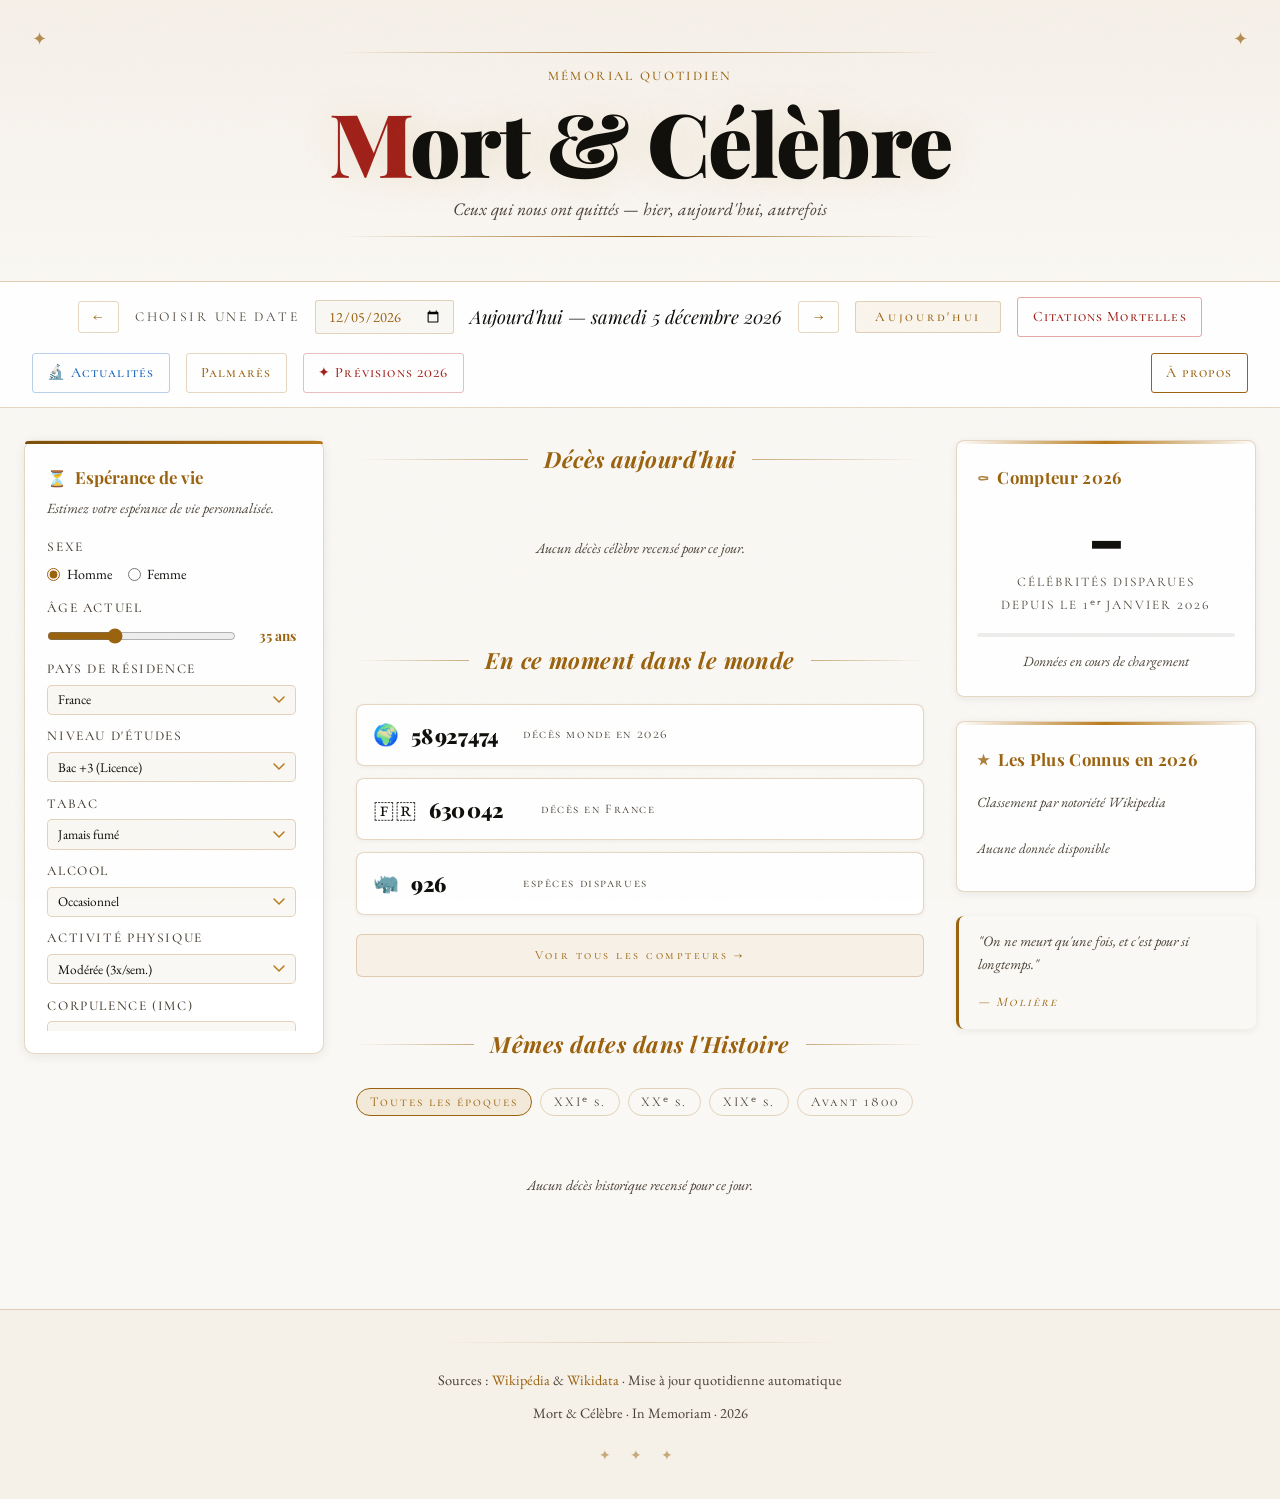
<file: index.html>
<!DOCTYPE html>
<html lang="fr">
<head>
  <meta name="google-adsense-account" content="ca-pub-5509319064903881">
  <meta charset="UTF-8" />
  <meta name="viewport" content="width=device-width, initial-scale=1.0" />
  <title>Mort &amp; Célèbre</title>
  <link rel="preconnect" href="https://fonts.googleapis.com" />
  <link rel="preconnect" href="https://fonts.gstatic.com" crossorigin />
  <link href="https://fonts.googleapis.com/css2?family=Playfair+Display:ital,wght@0,400;0,700;0,900;1,400;1,700&family=EB+Garamond:ital,wght@0,400;0,500;1,400&family=Cormorant+SC:wght@300;400;600&display=swap" rel="stylesheet" />
  <link rel="stylesheet" href="style.css" />
  <script async src="https://pagead2.googlesyndication.com/pagead/js/adsbygoogle.js?client=ca-pub-5509319064903881"
     crossorigin="anonymous"></script>
</head>
<body>

  <!-- Background texture -->
  <div class="noise-overlay"></div>

  <!-- HEADER -->
  <header class="site-header">
    <div class="header-ornament top-left">✦</div>
    <div class="header-ornament top-right">✦</div>
    <div class="header-rule"></div>
    <div class="header-inner">
      <p class="header-kicker">Mémorial Quotidien</p>
      <h1 class="site-title">Mort &amp; Célèbre</h1>
      <p class="header-sub">Ceux qui nous ont quittés — hier, aujourd'hui, autrefois</p>
    </div>
    <div class="header-rule"></div>
  </header>

  <!-- DATE SELECTOR BAR -->
  <nav class="date-nav">
    <div class="date-nav-inner">
      <button class="nav-btn" id="btn-prev" title="Jour précédent">&#8592;</button>
      <div class="date-display">
        <label for="date-picker" class="date-label">Choisir une date</label>
        <input type="date" id="date-picker" class="date-picker" />
        <span class="date-text" id="date-text"></span>
      </div>
      <button class="nav-btn" id="btn-next" title="Jour suivant">&#8594;</button>
      <button class="nav-btn today-btn" id="btn-today">Aujourd'hui</button>
      <a href="citations.html" class="nav-btn citations-btn">Citations Mortelles</a>
      <a href="actualites.html" class="nav-btn" style="border-color:rgba(21,101,192,0.3);color:#1565c0">🔬 Actualités</a>
      <a href="palmares.html" class="nav-btn palmares-btn">Palmarès</a>
      <a href="previsions.html" class="nav-btn" style="color:var(--red-death);border-color:rgba(184,42,34,0.3)">✦ Prévisions 2026</a>
      <a href="a-propos.html" class="nav-btn about-btn">À propos</a>
    </div>
  </nav>

  <!-- MAIN LAYOUT -->
  <main class="main-layout">

    <!-- CALCULATEUR D'ESPÉRANCE DE VIE (colonne gauche) -->
    <aside class="calc-sidebar">
      <div class="calc-card">
        <div class="calc-title"><span class="calc-title-icon">⏳</span> Espérance de vie</div>
        <p class="calc-subtitle">Estimez votre espérance de vie personnalisée.</p>
        <div class="calc-form">
          <div class="calc-field">
            <label class="calc-label">Sexe</label>
            <div class="calc-radio-group">
              <label class="calc-radio"><input type="radio" name="sexe" value="H" checked> Homme</label>
              <label class="calc-radio"><input type="radio" name="sexe" value="F"> Femme</label>
            </div>
          </div>
          <div class="calc-field">
            <label class="calc-label" for="age">Âge actuel</label>
            <div class="calc-range-wrap">
              <input type="range" id="age" min="1" max="100" value="35" oninput="syncRange(this,'age-val')" class="calc-range">
              <span class="calc-range-val" id="age-val">35 ans</span>
            </div>
          </div>
          <div class="calc-field">
            <label class="calc-label" for="pays">Pays de résidence</label>
            <select id="pays" class="calc-select">
              <option value="france">France</option>
              <option value="belgique">Belgique</option>
              <option value="suisse">Suisse</option>
              <option value="canada">Canada</option>
              <option value="usa">États-Unis</option>
              <option value="japon">Japon</option>
              <option value="allemagne">Allemagne</option>
              <option value="uk">Royaume-Uni</option>
              <option value="italie">Italie</option>
              <option value="espagne">Espagne</option>
              <option value="maroc">Maroc</option>
              <option value="algerie">Algérie</option>
              <option value="russie">Russie</option>
              <option value="bresil">Brésil</option>
              <option value="inde">Inde</option>
              <option value="autre">Autre pays</option>
            </select>
          </div>
          <div class="calc-field">
            <label class="calc-label" for="education">Niveau d'études</label>
            <select id="education" class="calc-select">
              <option value="primaire">Primaire / Sans diplôme</option>
              <option value="brevet">Brevet</option>
              <option value="bac">Baccalauréat</option>
              <option value="bac2">Bac +2</option>
              <option value="bac3" selected>Bac +3 (Licence)</option>
              <option value="bac5">Bac +5 (Master)</option>
              <option value="doctorat">Doctorat</option>
            </select>
          </div>
          <div class="calc-field">
            <label class="calc-label" for="tabac">Tabac</label>
            <select id="tabac" class="calc-select">
              <option value="jamais" selected>Jamais fumé</option>
              <option value="ancien">Ancien fumeur (&gt; 5 ans d'arrêt)</option>
              <option value="leger">Fumeur léger (&lt; 10 cig/j)</option>
              <option value="moyen">Fumeur modéré (10–20 cig/j)</option>
              <option value="fort">Fumeur intensif (&gt; 20 cig/j)</option>
            </select>
          </div>
          <div class="calc-field">
            <label class="calc-label" for="alcool">Alcool</label>
            <select id="alcool" class="calc-select">
              <option value="jamais">Jamais</option>
              <option value="occasionnel" selected>Occasionnel</option>
              <option value="modere">Modéré (1–14 verres/sem.)</option>
              <option value="excessif">Excessif (&gt; 14 verres/sem.)</option>
            </select>
          </div>
          <div class="calc-field">
            <label class="calc-label" for="activite">Activité physique</label>
            <select id="activite" class="calc-select">
              <option value="sedentaire">Sédentaire</option>
              <option value="leger">Légère (1–2x/sem.)</option>
              <option value="modere" selected>Modérée (3x/sem.)</option>
              <option value="intense">Intensive (quotidien)</option>
            </select>
          </div>
          <div class="calc-field">
            <label class="calc-label" for="imc">Corpulence (IMC)</label>
            <select id="imc" class="calc-select">
              <option value="maigreur">Maigreur (&lt; 18,5)</option>
              <option value="normal" selected>Normal (18,5–25)</option>
              <option value="surpoids">Surpoids (25–30)</option>
              <option value="obese1">Obésité modérée (30–35)</option>
              <option value="obese2">Obésité sévère (&gt; 35)</option>
            </select>
          </div>
          <div class="calc-field">
            <label class="calc-label" for="stress">Stress chronique</label>
            <select id="stress" class="calc-select">
              <option value="faible" selected>Faible</option>
              <option value="moyen">Moyen</option>
              <option value="eleve">Élevé</option>
              <option value="tres_eleve">Très élevé</option>
            </select>
          </div>
          <div class="calc-field">
            <label class="calc-label" for="alimentation">Alimentation</label>
            <select id="alimentation" class="calc-select">
              <option value="mauvaise">Mauvaise (ultra-transformé)</option>
              <option value="moyenne" selected>Moyenne</option>
              <option value="bonne">Bonne (équilibrée)</option>
              <option value="excellente">Excellente (méditerranéenne)</option>
            </select>
          </div>
          <div class="calc-field">
            <label class="calc-label" for="sommeil">Sommeil moyen</label>
            <select id="sommeil" class="calc-select">
              <option value="insuffisant">Insuffisant (&lt; 6h)</option>
              <option value="correct" selected>Correct (6–8h)</option>
              <option value="optimal">Optimal (7–9h)</option>
              <option value="excessif">Excessif (&gt; 9h)</option>
            </select>
          </div>
          <div class="calc-field">
            <label class="calc-label" for="lien_social">Liens sociaux</label>
            <select id="lien_social" class="calc-select">
              <option value="isole">Isolé(e)</option>
              <option value="modere" selected>Modérés</option>
              <option value="fort">Forts</option>
            </select>
          </div>
          <div class="calc-field">
            <label class="calc-label" for="antecedents">Antécédents familiaux</label>
            <select id="antecedents" class="calc-select">
              <option value="aucun" selected>Aucun</option>
              <option value="cardio">Maladies cardiovasculaires</option>
              <option value="cancer">Cancers</option>
              <option value="diabete">Diabète</option>
              <option value="multiple">Plusieurs antécédents</option>
            </select>
          </div>
          <button class="calc-btn" onclick="calculerEsperance()">Calculer</button>
        </div>
        <div class="calc-result hidden" id="calc-result">
          <div class="result-age-wrap">
            <div class="result-label">Espérance de vie estimée</div>
            <div class="result-age" id="result-age">–</div>
            <div class="result-annees" id="result-annees">–</div>
          </div>
          <div class="result-bars" id="result-bars"></div>
          <div class="result-disclaimer">⚠️ Estimation statistique. Ne constitue pas un avis médical. Sources : OMS, INSEE, PNAS, The Lancet.</div>
        </div>
      </div>
    </aside>

    <!-- LEFT / CENTER COLUMN -->
    <section class="deaths-column">

      <!-- TODAY SECTION -->
      <div class="section-block" id="section-today">
        <div class="section-header">
          <div class="section-rule"></div>
          <h2 class="section-title" id="today-title">Décès aujourd'hui</h2>
          <div class="section-rule"></div>
        </div>
        <div class="loading-state" id="loading-today">
          <div class="coffin-spinner"></div>
          <p>Consultation des registres…</p>
        </div>
        <div class="cards-grid" id="cards-today"></div>
        <p class="empty-state hidden" id="empty-today">Aucun décès célèbre recensé pour ce jour.</p>
         <script>(adsbygoogle = window.adsbygoogle || []).push({});</script>
      </div>

     <!-- COMPTEURS TEMPS RÉEL -->
<div class="section-block">
  <div class="section-header">
    <div class="section-rule"></div>
    <h2 class="section-title">En ce moment dans le monde</h2>
    <div class="section-rule"></div>
  </div>
  <div class="mini-compteurs">
    <div class="mini-c" id="mc-world">
      <span class="mini-c-icon">🌍</span>
      <span class="mini-c-val" id="mc-world-val">0</span>
      <span class="mini-c-label">décès monde en 2026</span>
    </div>
    <div class="mini-c" id="mc-france">
      <span class="mini-c-icon">🇫🇷</span>
      <span class="mini-c-val" id="mc-france-val">0</span>
      <span class="mini-c-label">décès en France</span>
    </div>
    <div class="mini-c" id="mc-species">
      <span class="mini-c-icon">🦏</span>
      <span class="mini-c-val" id="mc-species-val">0</span>
      <span class="mini-c-label">espèces disparues</span>
    </div>
  </div>
  <a href="compteurs.html" class="compteurs-link-btn">
    Voir tous les compteurs →
  </a>
</div>
      <!-- HISTORICAL SECTION -->
      <div class="section-block" id="section-history">
        <div class="section-header">
          <div class="section-rule"></div>
          <h2 class="section-title">Mêmes dates dans l'Histoire</h2>
          <div class="section-rule"></div>
        </div>
        <div class="year-filter" id="year-filter">
          <button class="year-btn active" data-century="all">Toutes les époques</button>
          <button class="year-btn" data-century="21">XXIᵉ s.</button>
          <button class="year-btn" data-century="20">XXᵉ s.</button>
          <button class="year-btn" data-century="19">XIXᵉ s.</button>
          <button class="year-btn" data-century="old">Avant 1800</button>
        </div>
        <div class="loading-state hidden" id="loading-history">
          <div class="coffin-spinner"></div>
          <p>Fouille des archives…</p>
        </div>
        <div class="timeline-list" id="timeline-history"></div>
        <p class="empty-state hidden" id="empty-history">Aucun décès historique recensé pour ce jour.</p>
      </div>

    </section>

  
    
    <aside class="sidebar">

      <!-- COUNTER 2026 -->
      <div class="sidebar-block counter-block">
        <h3 class="sidebar-title"><span class="sidebar-icon">⚰</span> Compteur 2026</h3>
        <div class="counter-display">
          <div class="counter-number" id="counter-2026">–</div>
          <p class="counter-label">célébrités disparues<br>depuis le 1ᵉʳ janvier 2026</p>
        </div>
        <div class="counter-bar-wrap">
          <div class="counter-bar" id="counter-bar"></div>
        </div>
        <p class="counter-note" id="counter-note">…</p>
      </div>

      <!-- RANKING -->
      <div class="sidebar-block ranking-block">
        <h3 class="sidebar-title"><span class="sidebar-icon">★</span> Les Plus Connus en 2026</h3>
        <p class="ranking-sub">Classement par notoriété Wikipedia</p>
        <ol class="ranking-list" id="ranking-list">
          <li class="ranking-loading">Chargement du panthéon…</li>
        </ol>
      </div>

      <!-- QUOTE -->
      <div class="sidebar-block quote-block">
        <blockquote class="memento-quote">
          <p>"La mort est le seul démocrate parfait. Elle traite chacun avec une égalité absolue."</p>
          <cite>— George Bernard Shaw</cite>
        </blockquote>
      </div>

    </aside>
  </main>

  <!-- FOOTER -->
  <footer class="site-footer">
    <div class="footer-rule"></div>
    <p>Sources : <a href="https://fr.wikipedia.org" target="_blank">Wikipédia</a> &amp; <a href="https://www.wikidata.org" target="_blank">Wikidata</a> · Mise à jour quotidienne automatique</p>
    <p class="footer-copy">Mort &amp; Célèbre · In Memoriam · <span id="footer-year"></span></p>
    <div class="footer-ornament">✦ ✦ ✦</div>
  </footer>

  <script src="app.js"></script>

  <script>
  /* ── CALCULATEUR ESPÉRANCE DE VIE ── */
  const ESPERANCE_BASE = {
    france:    { H: 79.5, F: 85.4 }, belgique:  { H: 79.2, F: 84.0 },
    suisse:    { H: 81.9, F: 85.6 }, canada:    { H: 80.4, F: 84.4 },
    usa:       { H: 75.1, F: 80.5 }, japon:     { H: 81.1, F: 87.1 },
    allemagne: { H: 79.0, F: 83.6 }, uk:        { H: 79.4, F: 83.1 },
    italie:    { H: 80.9, F: 85.2 }, espagne:   { H: 80.7, F: 86.2 },
    maroc:     { H: 74.3, F: 77.1 }, algerie:   { H: 74.5, F: 77.2 },
    russie:    { H: 67.5, F: 77.8 }, bresil:    { H: 72.5, F: 79.4 },
    inde:      { H: 68.4, F: 71.1 }, autre:     { H: 70.0, F: 74.5 },
  };
  const MODIF = {
    education:    { primaire: -2.5, brevet: -1.5, bac: 0, bac2: 0.8, bac3: 1.5, bac5: 2.2, doctorat: 3.0 },
    tabac:        { jamais: 0, ancien: -2.0, leger: -3.5, moyen: -6.0, fort: -10.0 },
    alcool:       { jamais: 0.5, occasionnel: 0, modere: -1.5, excessif: -5.0 },
    activite:     { sedentaire: -3.5, leger: -1.0, modere: 2.0, intense: 3.5 },
    imc:          { maigreur: -2.0, normal: 0, surpoids: -1.5, obese1: -3.0, obese2: -6.0 },
    stress:       { faible: 1.0, moyen: 0, eleve: -2.0, tres_eleve: -4.0 },
    alimentation: { mauvaise: -3.0, moyenne: 0, bonne: 1.5, excellente: 3.0 },
    sommeil:      { insuffisant: -2.5, correct: 0, optimal: 1.0, excessif: -1.0 },
    lien_social:  { isole: -3.0, modere: 0, fort: 2.5 },
    antecedents:  { aucun: 0, cardio: -3.0, cancer: -2.5, diabete: -2.0, multiple: -5.0 },
  };
  function syncRange(el, outId) {
    document.getElementById(outId).textContent = el.value + ' ans';
  }
  function escHtml(s) {
    return String(s||'').replace(/&/g,'&amp;').replace(/</g,'&lt;').replace(/>/g,'&gt;').replace(/"/g,'&quot;');
  }
  function calculerEsperance() {
    const sexe = document.querySelector('input[name="sexe"]:checked').value;
    const age  = parseInt(document.getElementById('age').value);
    const pays = document.getElementById('pays').value;
    const base = (ESPERANCE_BASE[pays] || ESPERANCE_BASE.autre)[sexe];
    let delta = 0;
    const facteurs = [];
    const champs = ['education','tabac','alcool','activite','imc','stress','alimentation','sommeil','lien_social','antecedents'];
    const labels  = {
      education: "Niveau d\'études", tabac: 'Tabac', alcool: 'Alcool',
      activite: 'Activité physique', imc: 'Corpulence', stress: 'Stress',
      alimentation: 'Alimentation', sommeil: 'Sommeil',
      lien_social: 'Liens sociaux', antecedents: 'Antécédents familiaux',
    };
    champs.forEach(champ => {
      const val   = document.getElementById(champ).value;
      const modif = MODIF[champ][val] || 0;
      delta += modif;
      facteurs.push({ label: labels[champ], val, modif });
    });
    let esperance = base + delta;
    if (age > 0) {
      const gainAge = age * 0.05;
      esperance = Math.max(esperance, age + 5) + gainAge * 0.1;
    }
    esperance = Math.min(Math.max(esperance, age + 2), 115);
    const anneesRestantes = Math.max(0, Math.round(esperance - age));
    document.getElementById('result-age').textContent    = Math.round(esperance) + ' ans';
    document.getElementById('result-annees').textContent = 'Il vous reste environ ' + anneesRestantes + ' an' + (anneesRestantes > 1 ? 's' : '') + ' à vivre';
    const barsEl = document.getElementById('result-bars');
    barsEl.innerHTML = '';
    facteurs
      .filter(f => f.modif !== 0)
      .sort((a, b) => Math.abs(b.modif) - Math.abs(a.modif))
      .forEach(f => {
        const isPos = f.modif > 0;
        const pct   = Math.min(Math.abs(f.modif) / 10 * 100, 100);
        const color = isPos ? 'var(--green)' : 'var(--red-light)';
        const sign  = isPos ? '+' : '';
        barsEl.innerHTML += '<div class="result-factor"><div class="result-factor-top"><span class="result-factor-label">' + escHtml(f.label) + '</span><span class="result-factor-val" style="color:' + color + '">' + sign + f.modif.toFixed(1) + ' ans</span></div><div class="result-factor-bar-wrap"><div class="result-factor-bar" style="width:' + pct + '%;background:' + color + '"></div></div></div>';
      });
    barsEl.innerHTML += '<div class="result-base-note">Base (' + pays + ', ' + (sexe === 'H' ? 'homme' : 'femme') + ') : ' + base + ' ans · Modificateur : ' + (delta >= 0 ? '+' : '') + delta.toFixed(1) + ' ans</div>';
    document.getElementById('calc-result').classList.remove('hidden');
    document.getElementById('calc-result').scrollIntoView({ behavior: 'smooth', block: 'nearest' });
  }
  </script>

</body>
</html>
</file>
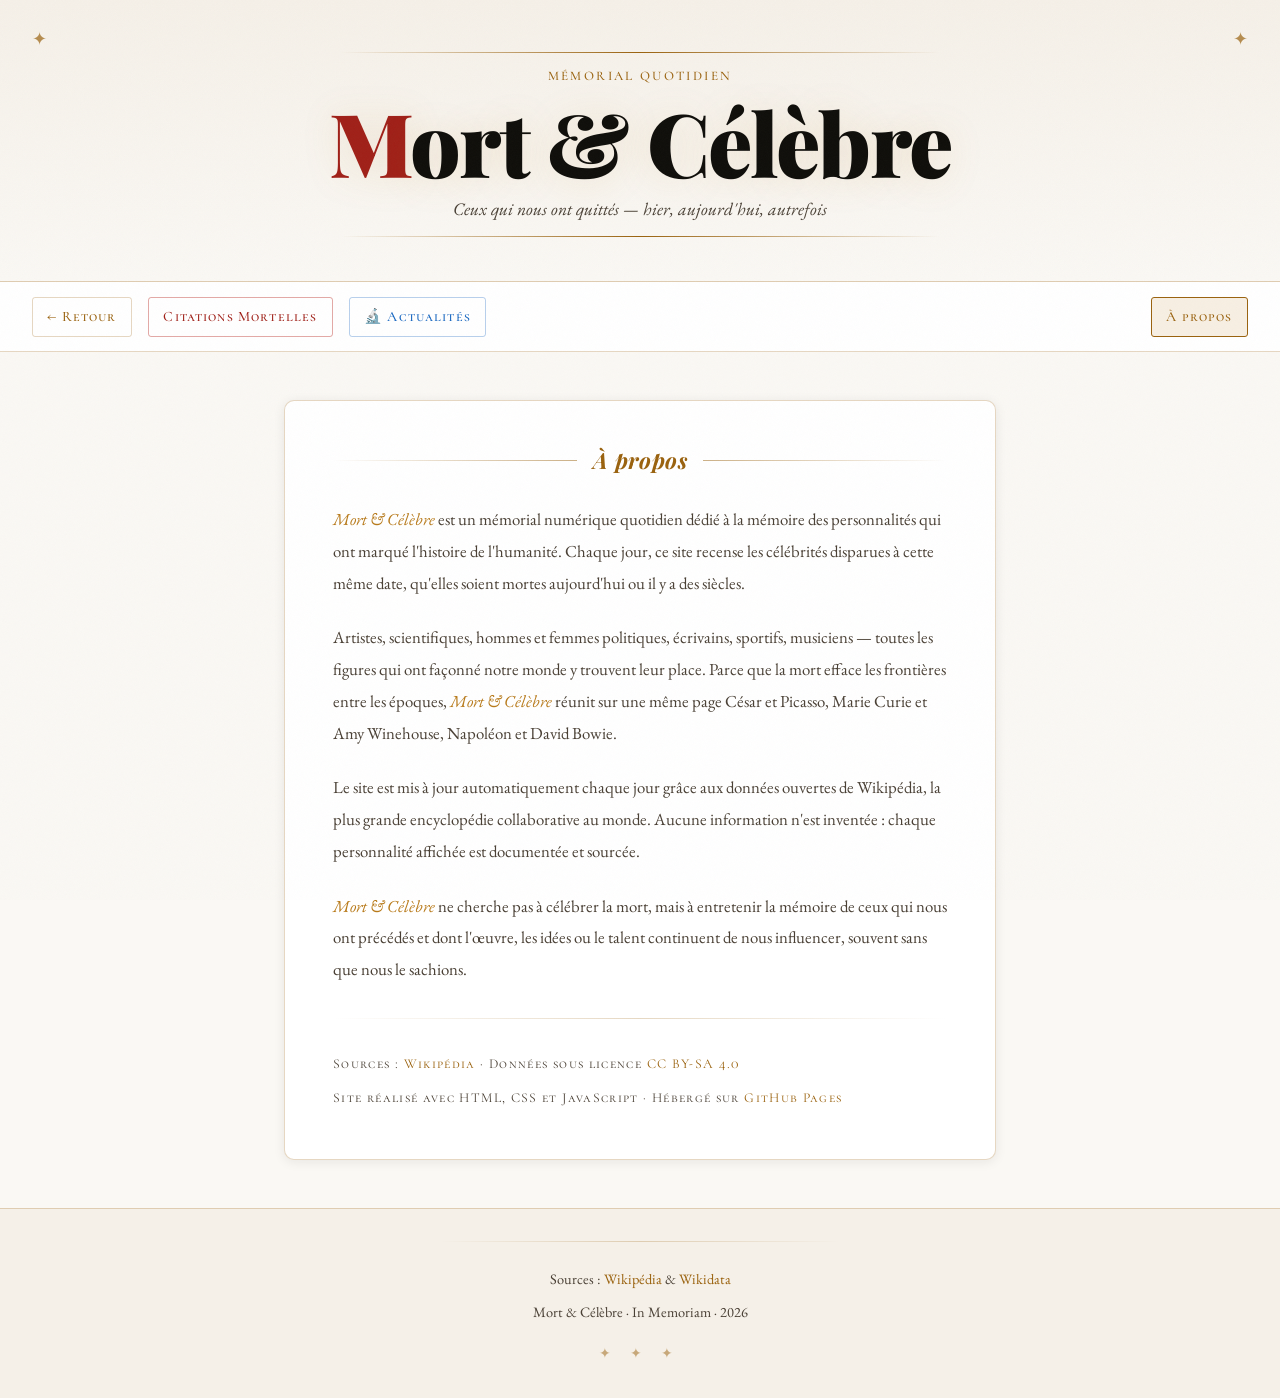
<file: a-propos.html>
<!DOCTYPE html>
<html lang="fr">
<head>
  <meta charset="UTF-8" />
  <meta name="viewport" content="width=device-width, initial-scale=1.0" />
  <title>À propos — Mort &amp; Célèbre</title>
  <link rel="preconnect" href="https://fonts.googleapis.com" />
  <link rel="preconnect" href="https://fonts.gstatic.com" crossorigin />
  <link href="https://fonts.googleapis.com/css2?family=Playfair+Display:ital,wght@0,400;0,700;0,900;1,400;1,700&family=EB+Garamond:ital,wght@0,400;0,500;1,400&family=Cormorant+SC:wght@300;400;600&display=swap" rel="stylesheet" />
  <link rel="stylesheet" href="style.css" />
  <script async src="https://pagead2.googlesyndication.com/pagead/js/adsbygoogle.js?client=ca-pub-5509319064903881" crossorigin="anonymous"></script>
</head>
<body>

  <div class="noise-overlay"></div>

  <!-- HEADER -->
  <header class="site-header">
    <div class="header-ornament top-left">✦</div>
    <div class="header-ornament top-right">✦</div>
    <div class="header-rule"></div>
    <div class="header-inner">
      <p class="header-kicker">Mémorial Quotidien</p>
      <h1 class="site-title"><a href="index.html" style="text-decoration:none;color:inherit">Mort &amp; Célèbre</a></h1>
      <p class="header-sub">Ceux qui nous ont quittés — hier, aujourd'hui, autrefois</p>
    </div>
    <div class="header-rule"></div>
  </header>

  <!-- NAV -->
  <nav class="date-nav">
    <div class="date-nav-inner">
      <a href="index.html" class="nav-btn">← Retour</a>
      <a href="citations.html" class="nav-btn citations-btn">Citations Mortelles</a>
      <a href="actualites.html" class="nav-btn" style="border-color:rgba(21,101,192,0.3);color:#1565c0">🔬 Actualités</a>
      <a href="a-propos.html" class="nav-btn about-btn active-nav">À propos</a>
    </div>
  </nav>

  <!-- CONTENU -->
  <main class="about-page-main">
    <article class="about-article">

      <div class="section-header">
        <div class="section-rule"></div>
        <h2 class="section-title">À propos</h2>
        <div class="section-rule"></div>
      </div>

      <div class="about-body">
        <p><em>Mort &amp; Célèbre</em> est un mémorial numérique quotidien dédié à la mémoire des personnalités qui ont marqué l'histoire de l'humanité. Chaque jour, ce site recense les célébrités disparues à cette même date, qu'elles soient mortes aujourd'hui ou il y a des siècles.</p>

        <p>Artistes, scientifiques, hommes et femmes politiques, écrivains, sportifs, musiciens — toutes les figures qui ont façonné notre monde y trouvent leur place. Parce que la mort efface les frontières entre les époques, <em>Mort &amp; Célèbre</em> réunit sur une même page César et Picasso, Marie Curie et Amy Winehouse, Napoléon et David Bowie.</p>

        <p>Le site est mis à jour automatiquement chaque jour grâce aux données ouvertes de Wikipédia, la plus grande encyclopédie collaborative au monde. Aucune information n'est inventée : chaque personnalité affichée est documentée et sourcée.</p>

        <p><em>Mort &amp; Célèbre</em> ne cherche pas à célébrer la mort, mais à entretenir la mémoire de ceux qui nous ont précédés et dont l'œuvre, les idées ou le talent continuent de nous influencer, souvent sans que nous le sachions.</p>

        <div class="about-divider"></div>

        <p class="about-meta">Sources : <a href="https://fr.wikipedia.org" target="_blank">Wikipédia</a> · Données sous licence <a href="https://creativecommons.org/licenses/by-sa/4.0/deed.fr" target="_blank">CC BY-SA 4.0</a></p>
        <p class="about-meta">Site réalisé avec HTML, CSS et JavaScript · Hébergé sur <a href="https://pages.github.com" target="_blank">GitHub Pages</a></p>
      </div>

    </article>
  </main>

  <!-- FOOTER -->
  <footer class="site-footer">
    <div class="footer-rule"></div>
    <p>Sources : <a href="https://fr.wikipedia.org" target="_blank">Wikipédia</a> &amp; <a href="https://www.wikidata.org" target="_blank">Wikidata</a></p>
    <p class="footer-copy">Mort &amp; Célèbre · In Memoriam · <span id="footer-year"></span></p>
    <div class="footer-ornament">✦ ✦ ✦</div>
  </footer>

  <script>
    document.getElementById('footer-year').textContent = new Date().getFullYear();
  </script>

</body>
</html>
</file>
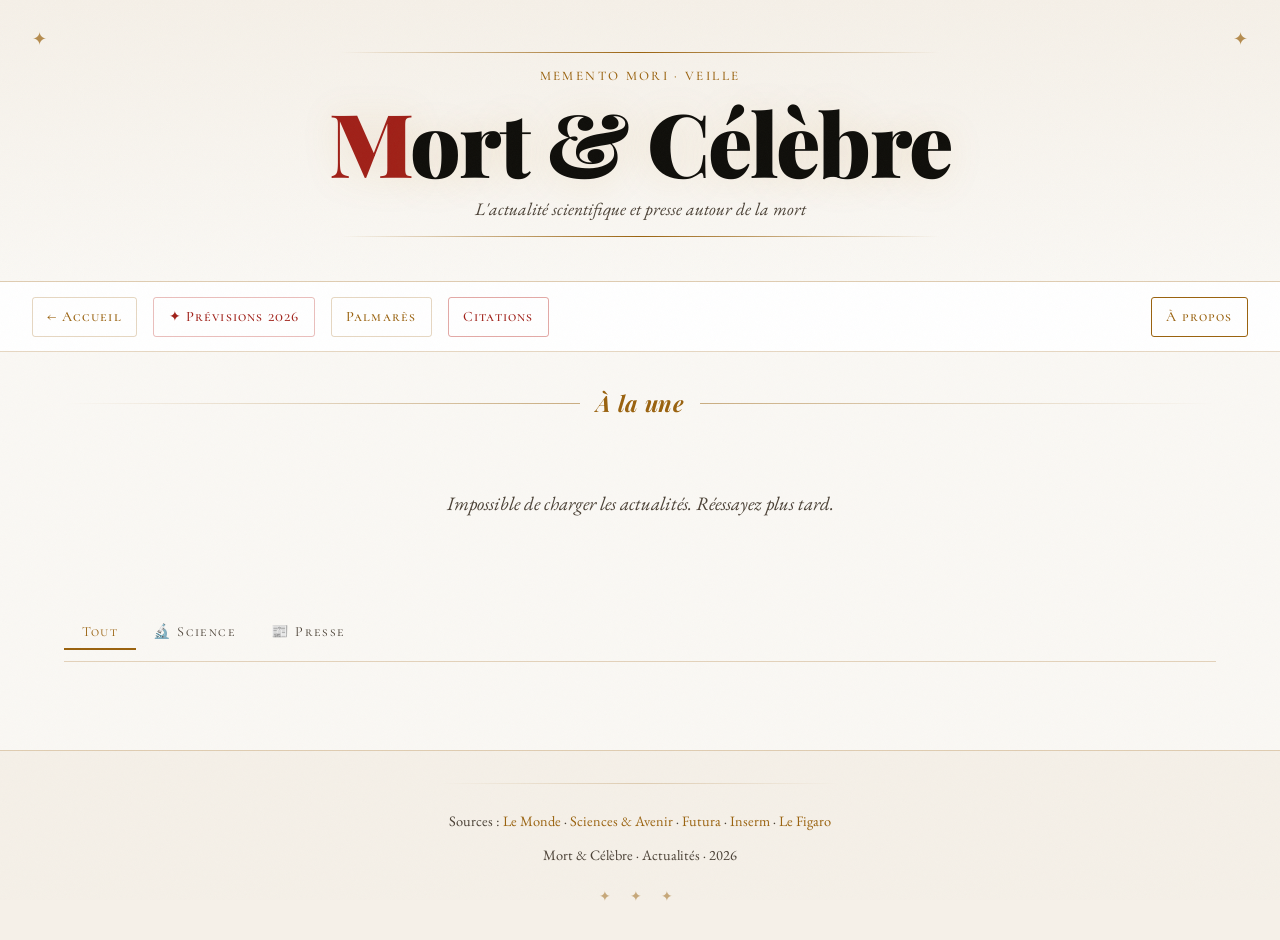
<file: actualites.html>
<!DOCTYPE html>
<html lang="fr">
<head>
  <meta charset="UTF-8" />
  <meta name="viewport" content="width=device-width, initial-scale=1.0" />
  <title>Actualités — Mort &amp; Célèbre</title>
  <meta name="description" content="L'actualité scientifique et presse sur la mort, le vieillissement et la longévité." />
  <link rel="preconnect" href="https://fonts.googleapis.com" />
  <link rel="preconnect" href="https://fonts.gstatic.com" crossorigin />
  <link href="https://fonts.googleapis.com/css2?family=Playfair+Display:ital,wght@0,400;0,700;0,900;1,400;1,700&family=EB+Garamond:ital,wght@0,400;0,500;1,400&family=Cormorant+SC:wght@300;400;600&display=swap" rel="stylesheet" />
  <link rel="stylesheet" href="style.css" />
  <link rel="stylesheet" href="actualites.css" />
  <script async src="https://pagead2.googlesyndication.com/pagead/js/adsbygoogle.js?client=ca-pub-5509319064903881" crossorigin="anonymous"></script>
</head>
<body>
  <div class="noise-overlay"></div>

  <header class="site-header">
    <div class="header-ornament top-left">✦</div>
    <div class="header-ornament top-right">✦</div>
    <div class="header-rule"></div>
    <div class="header-inner">
      <p class="header-kicker">Memento Mori · Veille</p>
      <h1 class="site-title"><a href="index.html" style="text-decoration:none;color:inherit">Mort &amp; Célèbre</a></h1>
      <p class="header-sub">L'actualité scientifique et presse autour de la mort</p>
    </div>
    <div class="header-rule"></div>
  </header>

  <nav class="date-nav">
    <div class="date-nav-inner">
      <a href="index.html" class="nav-btn">← Accueil</a>
      <a href="previsions.html" class="nav-btn" style="color:var(--red-death);border-color:rgba(184,42,34,0.3)">✦ Prévisions 2026</a>
      <a href="palmares.html" class="nav-btn">Palmarès</a>
      <a href="citations.html" class="nav-btn citations-btn">Citations</a>
      <a href="a-propos.html" class="nav-btn about-btn">À propos</a>
    </div>
  </nav>

  <main class="actu-main">

    <!-- ARTICLE À LA UNE -->
    <section class="actu-une-section">
      <div class="section-header">
        <div class="section-rule"></div>
        <h2 class="section-title">À la une</h2>
        <div class="section-rule"></div>
      </div>
      <div id="actu-une" class="actu-une-wrap">
        <div class="actu-loading">
          <div class="coffin-spinner"></div>
          <p>Chargement de l'actualité…</p>
        </div>
      </div>
    </section>

    <!-- ONGLETS + GRILLE -->
    <section class="actu-grid-section">
      <div class="actu-tabs-bar">
        <div class="actu-tabs">
          <button class="actu-tab active" data-tab="all" onclick="setTab('all')">Tout</button>
          <button class="actu-tab" data-tab="science" onclick="setTab('science')">🔬 Science</button>
          <button class="actu-tab" data-tab="presse" onclick="setTab('presse')">📰 Presse</button>
        </div>
        <div id="actu-count" class="actu-count"></div>
      </div>

      <div id="actu-grid" class="actu-grid">
        <!-- Articles injectés par JS -->
      </div>

      <div id="actu-empty" class="actu-empty hidden">
        <div style="font-size:2rem;margin-bottom:0.5rem;opacity:0.3">✦</div>
        <p>Aucun article disponible pour ce filtre.</p>
      </div>

      <button id="actu-voir-plus" class="actu-voir-plus hidden" onclick="loadMore()">
        Voir plus d'articles
      </button>
    </section>

  </main>

  <footer class="site-footer">
    <div class="footer-rule"></div>
    <p>Sources : <a href="https://www.lemonde.fr" target="_blank">Le Monde</a> · <a href="https://www.sciencesetavenir.fr" target="_blank">Sciences &amp; Avenir</a> · <a href="https://www.futura-sciences.com" target="_blank">Futura</a> · <a href="https://www.inserm.fr" target="_blank">Inserm</a> · <a href="https://www.lefigaro.fr" target="_blank">Le Figaro</a></p>
    <p class="footer-copy">Mort &amp; Célèbre · Actualités · <span id="footer-year"></span></p>
    <div class="footer-ornament">✦ ✦ ✦</div>
  </footer>

  <script src="actualites.js"></script>
</body>
</html>
</file>
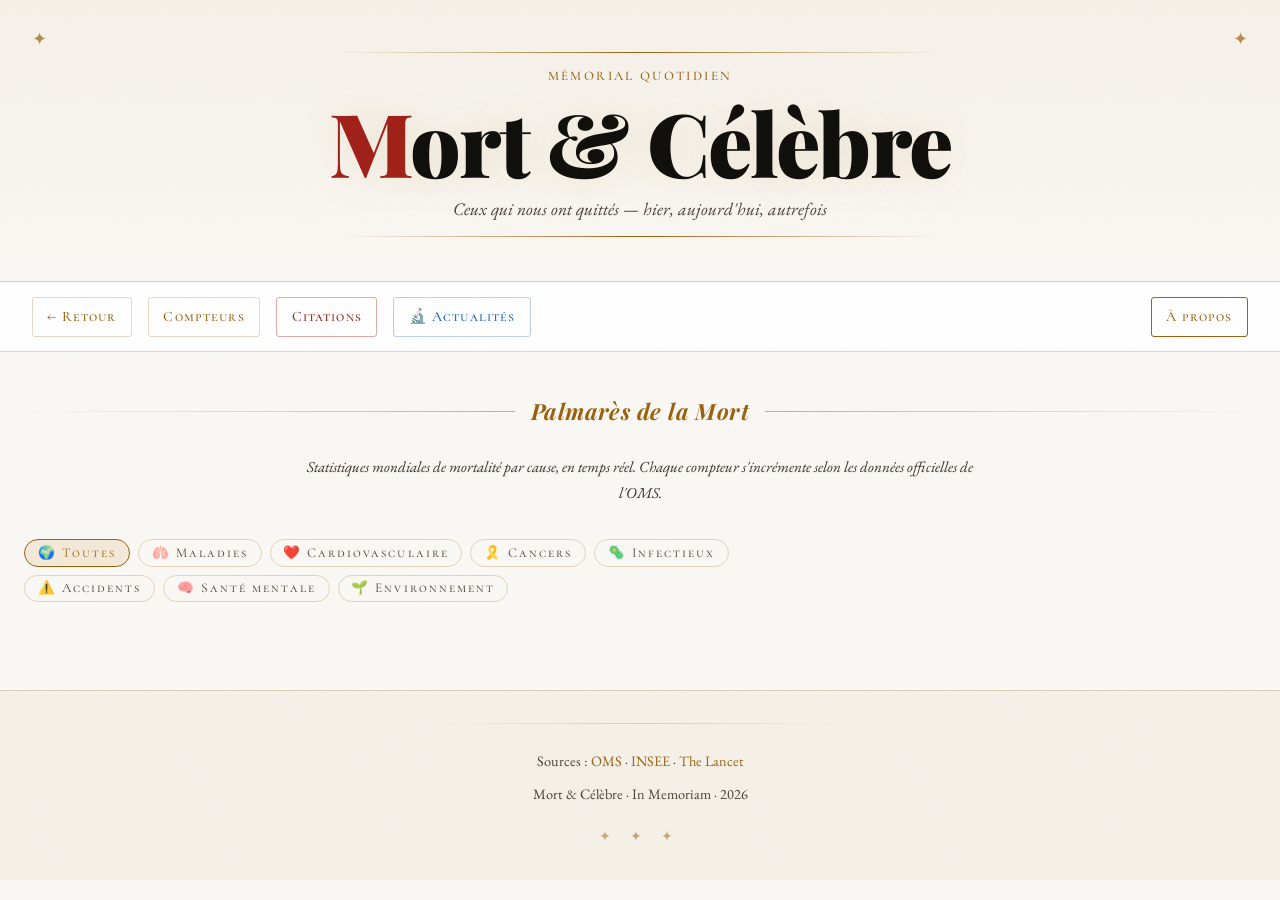
<file: palmares.html>
<!DOCTYPE html>
<html lang="fr">
<head>
  <meta charset="UTF-8" />
  <meta name="viewport" content="width=device-width, initial-scale=1.0" />
  <title>Palmarès de la Mort — Mort &amp; Célèbre</title>
  <link rel="preconnect" href="https://fonts.googleapis.com" />
  <link rel="preconnect" href="https://fonts.gstatic.com" crossorigin />
  <link href="https://fonts.googleapis.com/css2?family=Playfair+Display:ital,wght@0,400;0,700;0,900;1,400;1,700&family=EB+Garamond:ital,wght@0,400;0,500;1,400&family=Cormorant+SC:wght@300;400;600&display=swap" rel="stylesheet" />
  <link rel="stylesheet" href="style.css" />
  <link rel="stylesheet" href="palmares.css" />
  <script async src="https://pagead2.googlesyndication.com/pagead/js/adsbygoogle.js?client=ca-pub-5509319064903881" crossorigin="anonymous"></script>
</head>
<body>
  <div class="noise-overlay"></div>
  <header class="site-header">
    <div class="header-ornament top-left">✦</div>
    <div class="header-ornament top-right">✦</div>
    <div class="header-rule"></div>
    <div class="header-inner">
      <p class="header-kicker">Mémorial Quotidien</p>
      <h1 class="site-title"><a href="index.html" style="text-decoration:none;color:inherit">Mort &amp; Célèbre</a></h1>
      <p class="header-sub">Ceux qui nous ont quittés — hier, aujourd'hui, autrefois</p>
    </div>
    <div class="header-rule"></div>
  </header>
  <nav class="date-nav">
    <div class="date-nav-inner">
      <a href="index.html" class="nav-btn">← Retour</a>
      <a href="compteurs.html" class="nav-btn">Compteurs</a>
      <a href="citations.html" class="nav-btn citations-btn">Citations</a>
      <a href="actualites.html" class="nav-btn" style="border-color:rgba(21,101,192,0.3);color:#1565c0">🔬 Actualités</a>
      <a href="a-propos.html" class="nav-btn about-btn">À propos</a>
    </div>
  </nav>
  <main class="palmares-main">
    <div class="palmares-header">
      <div class="section-header">
        <div class="section-rule"></div>
        <h2 class="section-title">Palmarès de la Mort</h2>
        <div class="section-rule"></div>
      </div>
      <p class="palmares-intro">Statistiques mondiales de mortalité par cause, en temps réel. Chaque compteur s'incrémente selon les données officielles de l'OMS.</p>
    </div>
    <div class="palmares-layout">
      <!-- COMPTEURS -->
      <section class="palmares-counters">
        <div class="cat-filters" id="cat-filters"></div>
        <div id="counters-list"></div>
      </section>
    </div>
  </main>
  <footer class="site-footer">
    <div class="footer-rule"></div>
    <p>Sources : <a href="https://www.who.int/fr" target="_blank">OMS</a> · <a href="https://www.insee.fr" target="_blank">INSEE</a> · <a href="https://www.thelancet.com" target="_blank">The Lancet</a></p>
    <p class="footer-copy">Mort &amp; Célèbre · In Memoriam · <span id="footer-year"></span></p>
    <div class="footer-ornament">✦ ✦ ✦</div>
  </footer>
  <script src="palmares.js"></script>
</body>
</html>
</file>
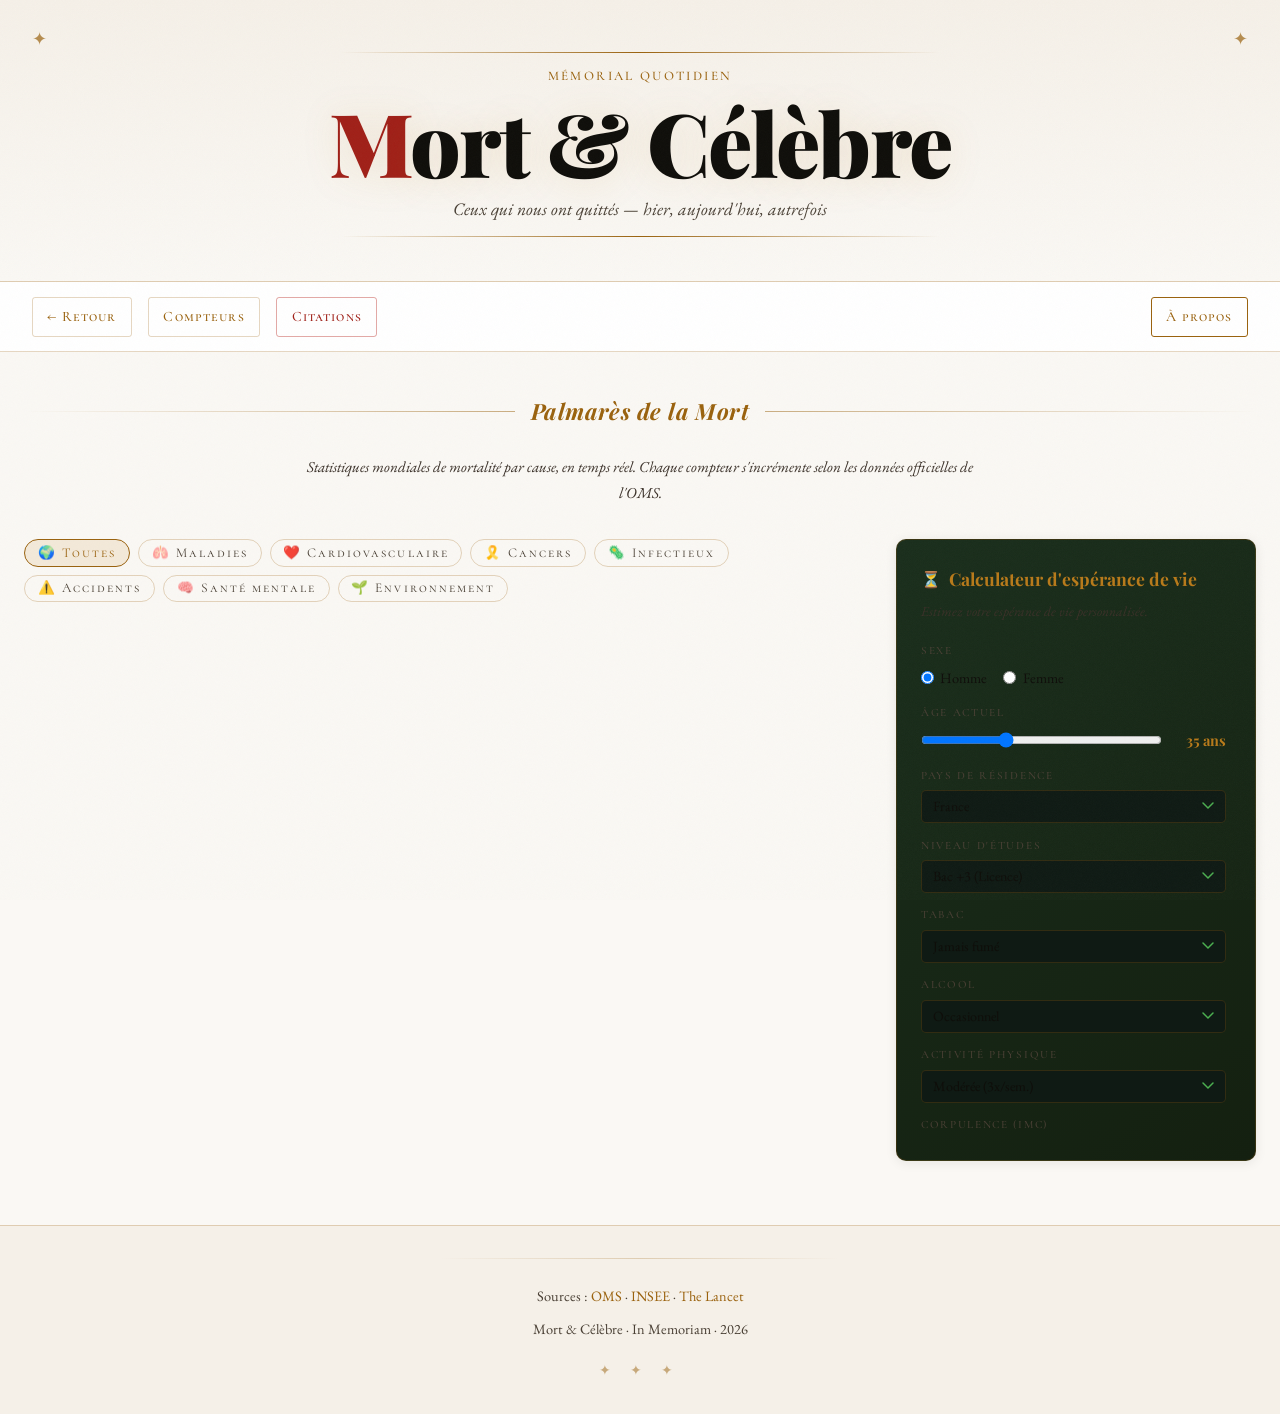
<file: palmares_html.html>
<!DOCTYPE html>
<html lang="fr">
<head>
  <meta charset="UTF-8" />
  <meta name="viewport" content="width=device-width, initial-scale=1.0" />
  <title>Palmarès de la Mort — Mort &amp; Célèbre</title>
  <link rel="preconnect" href="https://fonts.googleapis.com" />
  <link rel="preconnect" href="https://fonts.gstatic.com" crossorigin />
  <link href="https://fonts.googleapis.com/css2?family=Playfair+Display:ital,wght@0,400;0,700;0,900;1,400;1,700&family=EB+Garamond:ital,wght@0,400;0,500;1,400&family=Cormorant+SC:wght@300;400;600&display=swap" rel="stylesheet" />
  <link rel="stylesheet" href="style.css" />
  <link rel="stylesheet" href="palmares.css" />
  <script async src="https://pagead2.googlesyndication.com/pagead/js/adsbygoogle.js?client=ca-pub-5509319064903881" crossorigin="anonymous"></script>
</head>
<body>
  <div class="noise-overlay"></div>
  <header class="site-header">
    <div class="header-ornament top-left">✦</div>
    <div class="header-ornament top-right">✦</div>
    <div class="header-rule"></div>
    <div class="header-inner">
      <p class="header-kicker">Mémorial Quotidien</p>
      <h1 class="site-title"><a href="index.html" style="text-decoration:none;color:inherit">Mort &amp; Célèbre</a></h1>
      <p class="header-sub">Ceux qui nous ont quittés — hier, aujourd'hui, autrefois</p>
    </div>
    <div class="header-rule"></div>
  </header>
  <nav class="date-nav">
    <div class="date-nav-inner">
      <a href="index.html" class="nav-btn">← Retour</a>
      <a href="compteurs.html" class="nav-btn">Compteurs</a>
      <a href="citations.html" class="nav-btn citations-btn">Citations</a>
      <a href="a-propos.html" class="nav-btn about-btn">À propos</a>
    </div>
  </nav>
  <main class="palmares-main">
    <div class="palmares-header">
      <div class="section-header">
        <div class="section-rule"></div>
        <h2 class="section-title">Palmarès de la Mort</h2>
        <div class="section-rule"></div>
      </div>
      <p class="palmares-intro">Statistiques mondiales de mortalité par cause, en temps réel. Chaque compteur s'incrémente selon les données officielles de l'OMS.</p>
    </div>
    <div class="palmares-layout">
      <!-- COMPTEURS -->
      <section class="palmares-counters">
        <div class="cat-filters" id="cat-filters"></div>
        <div id="counters-list"></div>
      </section>
      <!-- CALCULATEUR -->
      <aside class="palmares-calc">
        <div class="calc-card">
          <div class="calc-title"><span class="calc-title-icon">⏳</span> Calculateur d'espérance de vie</div>
          <p class="calc-subtitle">Estimez votre espérance de vie personnalisée.</p>
          <div class="calc-form">
            <div class="calc-field">
              <label class="calc-label">Sexe</label>
              <div class="calc-radio-group">
                <label class="calc-radio"><input type="radio" name="sexe" value="H" checked> Homme</label>
                <label class="calc-radio"><input type="radio" name="sexe" value="F"> Femme</label>
              </div>
            </div>
            <div class="calc-field">
              <label class="calc-label" for="age">Âge actuel</label>
              <div class="calc-range-wrap">
                <input type="range" id="age" min="1" max="100" value="35" oninput="syncRange(this,'age-val')" class="calc-range">
                <span class="calc-range-val" id="age-val">35 ans</span>
              </div>
            </div>
            <div class="calc-field">
              <label class="calc-label" for="pays">Pays de résidence</label>
              <select id="pays" class="calc-select">
                <option value="france">France</option>
                <option value="belgique">Belgique</option>
                <option value="suisse">Suisse</option>
                <option value="canada">Canada</option>
                <option value="usa">États-Unis</option>
                <option value="japon">Japon</option>
                <option value="allemagne">Allemagne</option>
                <option value="uk">Royaume-Uni</option>
                <option value="italie">Italie</option>
                <option value="espagne">Espagne</option>
                <option value="maroc">Maroc</option>
                <option value="algerie">Algérie</option>
                <option value="russie">Russie</option>
                <option value="bresil">Brésil</option>
                <option value="inde">Inde</option>
                <option value="autre">Autre pays</option>
              </select>
            </div>
            <div class="calc-field">
              <label class="calc-label" for="education">Niveau d'études</label>
              <select id="education" class="calc-select">
                <option value="primaire">Primaire / Sans diplôme</option>
                <option value="brevet">Brevet</option>
                <option value="bac">Baccalauréat</option>
                <option value="bac2">Bac +2</option>
                <option value="bac3" selected>Bac +3 (Licence)</option>
                <option value="bac5">Bac +5 (Master)</option>
                <option value="doctorat">Doctorat</option>
              </select>
            </div>
            <div class="calc-field">
              <label class="calc-label" for="tabac">Tabac</label>
              <select id="tabac" class="calc-select">
                <option value="jamais" selected>Jamais fumé</option>
                <option value="ancien">Ancien fumeur (&gt; 5 ans d'arrêt)</option>
                <option value="leger">Fumeur léger (&lt; 10 cig/j)</option>
                <option value="moyen">Fumeur modéré (10–20 cig/j)</option>
                <option value="fort">Fumeur intensif (&gt; 20 cig/j)</option>
              </select>
            </div>
            <div class="calc-field">
              <label class="calc-label" for="alcool">Alcool</label>
              <select id="alcool" class="calc-select">
                <option value="jamais">Jamais</option>
                <option value="occasionnel" selected>Occasionnel</option>
                <option value="modere">Modéré (1–14 verres/sem.)</option>
                <option value="excessif">Excessif (&gt; 14 verres/sem.)</option>
              </select>
            </div>
            <div class="calc-field">
              <label class="calc-label" for="activite">Activité physique</label>
              <select id="activite" class="calc-select">
                <option value="sedentaire">Sédentaire</option>
                <option value="leger">Légère (1–2x/sem.)</option>
                <option value="modere" selected>Modérée (3x/sem.)</option>
                <option value="intense">Intensive (quotidien)</option>
              </select>
            </div>
            <div class="calc-field">
              <label class="calc-label" for="imc">Corpulence (IMC)</label>
              <select id="imc" class="calc-select">
                <option value="maigreur">Maigreur (&lt; 18,5)</option>
                <option value="normal" selected>Normal (18,5–25)</option>
                <option value="surpoids">Surpoids (25–30)</option>
                <option value="obese1">Obésité modérée (30–35)</option>
                <option value="obese2">Obésité sévère (&gt; 35)</option>
              </select>
            </div>
            <div class="calc-field">
              <label class="calc-label" for="stress">Stress chronique</label>
              <select id="stress" class="calc-select">
                <option value="faible" selected>Faible</option>
                <option value="moyen">Moyen</option>
                <option value="eleve">Élevé</option>
                <option value="tres_eleve">Très élevé</option>
              </select>
            </div>
            <div class="calc-field">
              <label class="calc-label" for="alimentation">Alimentation</label>
              <select id="alimentation" class="calc-select">
                <option value="mauvaise">Mauvaise (ultra-transformé)</option>
                <option value="moyenne" selected>Moyenne</option>
                <option value="bonne">Bonne (équilibrée)</option>
                <option value="excellente">Excellente (méditerranéenne)</option>
              </select>
            </div>
            <div class="calc-field">
              <label class="calc-label" for="sommeil">Sommeil moyen</label>
              <select id="sommeil" class="calc-select">
                <option value="insuffisant">Insuffisant (&lt; 6h)</option>
                <option value="correct" selected>Correct (6–8h)</option>
                <option value="optimal">Optimal (7–9h)</option>
                <option value="excessif">Excessif (&gt; 9h)</option>
              </select>
            </div>
            <div class="calc-field">
              <label class="calc-label" for="lien_social">Liens sociaux</label>
              <select id="lien_social" class="calc-select">
                <option value="isole">Isolé(e)</option>
                <option value="modere" selected>Modérés</option>
                <option value="fort">Forts</option>
              </select>
            </div>
            <div class="calc-field">
              <label class="calc-label" for="antecedents">Antécédents familiaux</label>
              <select id="antecedents" class="calc-select">
                <option value="aucun" selected>Aucun</option>
                <option value="cardio">Maladies cardiovasculaires</option>
                <option value="cancer">Cancers</option>
                <option value="diabete">Diabète</option>
                <option value="multiple">Plusieurs antécédents</option>
              </select>
            </div>
            <button class="calc-btn" onclick="calculerEsperance()">Calculer mon espérance de vie</button>
          </div>
          <div class="calc-result hidden" id="calc-result">
            <div class="result-age-wrap">
              <div class="result-label">Espérance de vie estimée</div>
              <div class="result-age" id="result-age">–</div>
              <div class="result-annees" id="result-annees">–</div>
            </div>
            <div class="result-bars" id="result-bars"></div>
            <div class="result-disclaimer">⚠️ Estimation statistique basée sur des moyennes épidémiologiques. Ne constitue pas un avis médical. Sources : OMS, INSEE, PNAS, The Lancet.</div>
          </div>
        </div>
      </aside>
    </div>
  </main>
  <footer class="site-footer">
    <div class="footer-rule"></div>
    <p>Sources : <a href="https://www.who.int/fr" target="_blank">OMS</a> · <a href="https://www.insee.fr" target="_blank">INSEE</a> · <a href="https://www.thelancet.com" target="_blank">The Lancet</a></p>
    <p class="footer-copy">Mort &amp; Célèbre · In Memoriam · <span id="footer-year"></span></p>
    <div class="footer-ornament">✦ ✦ ✦</div>
  </footer>
  <script src="palmares.js"></script>
</body>
</html>
</file>
<file: style.css>
/* ============================================================
   MORT & CÉLÈBRE — Stylesheet
   Palette Light Premium — Crème · Or Chaud · Vermillon
   ============================================================ */

:root {
  --cream: #0F0E0A;
  --parchment: #1A1814;
  --ink: #FAF8F4;
  --surface: #FFFFFF;
  --gold: #9A620E;
  --gold-light: #B87A1A;
  --gold-dim: #7A4E0A;
  --red-death: #A02018;
  --red-light: #B82A22;
  --gold-accent: #B87A1A;
  --gold-mid: #9A620E;
  --gold-dim2: #7A4E0A;
  --gray: #4A4035;
  --gray-light: #3A3028;
  --border: rgba(154,98,14,0.25);
  --border-strong: rgba(154,98,14,0.5);
  --shadow: rgba(15,14,10,0.14);
  --font-display: 'Playfair Display', Georgia, serif;
  --font-body: 'EB Garamond', Georgia, serif;
  --font-sc: 'Cormorant SC', Georgia, serif;
  --transition: 0.3s ease;
}

*, *::before, *::after { box-sizing: border-box; margin: 0; padding: 0; }
html { scroll-behavior: smooth; }

body {
  background-color: #FAF8F4;
  color: var(--cream);
  font-family: var(--font-body);
  font-size: 19px;
  line-height: 1.75;
  font-weight: 400;
  min-height: 100vh;
  position: relative;
  overflow-x: hidden;
}

.noise-overlay {
  position: fixed; inset: 0; pointer-events: none; z-index: 9999;
  opacity: 0.03;
  background-image: url("data:image/svg+xml,%3Csvg viewBox='0 0 256 256' xmlns='http://www.w3.org/2000/svg'%3E%3Cfilter id='noise'%3E%3CfeTurbulence type='fractalNoise' baseFrequency='0.9' numOctaves='4' stitchTiles='stitch'/%3E%3C/filter%3E%3Crect width='100%25' height='100%25' filter='url(%23noise)' opacity='1'/%3E%3C/svg%3E");
  background-size: 180px;
}

/* ── HEADER ─────────────────────────────────────────── */
.site-header {
  text-align: center;
  padding: 2.5rem 2rem 2rem;
  background: linear-gradient(180deg, #F5F0E8 0%, #FAF8F4 100%);
  position: relative;
  border-bottom: 1px solid var(--border);
}

.header-ornament {
  position: absolute; top: 1.5rem;
  color: var(--gold-mid); font-size: 1.1rem; opacity: 0.7;
}
.header-ornament.top-left { left: 2rem; }
.header-ornament.top-right { right: 2rem; }

.header-rule {
  height: 1px;
  background: linear-gradient(90deg, transparent, var(--gold), transparent);
  margin: 0.75rem auto;
  max-width: 600px;
}

.header-kicker {
  font-family: var(--font-sc);
  font-size: 0.82rem;
  letter-spacing: 0.18em;
  color: var(--gold-mid);
  text-transform: uppercase;
  margin-bottom: 0.6rem;
  font-weight: 500;
}

.site-title {
  font-family: var(--font-display);
  font-size: clamp(2.8rem, 7vw, 5.5rem);
  font-weight: 900;
  line-height: 1;
  letter-spacing: -0.02em;
  color: var(--cream);
  text-shadow: 0 2px 40px rgba(184,122,26,0.15);
}
.site-title::first-letter { color: var(--red-death); }

.header-sub {
  font-family: var(--font-body);
  font-style: italic;
  color: var(--gray);
  font-size: 1.1rem;
  margin-top: 0.5rem;
}

/* ── DATE NAV ────────────────────────────────────────── */
.date-nav {
  background: #FFFFFF;
  border-bottom: 1px solid var(--border);
  padding: 0.9rem 2rem;
  position: sticky; top: 0; z-index: 100;
  backdrop-filter: blur(8px);
}

.date-nav-inner {
  max-width: 1300px;
  margin: 0 auto;
  display: flex;
  align-items: center;
  gap: 1rem;
  justify-content: center;
  flex-wrap: wrap;
}

.nav-btn {
  background: transparent;
  border: 1px solid var(--border);
  color: var(--gold-mid);
  font-family: var(--font-sc);
  font-size: 0.9rem;
  letter-spacing: 0.08em;
  font-weight: 500;
  padding: 0.4rem 0.9rem;
  cursor: pointer;
  transition: var(--transition);
  border-radius: 3px;
  text-decoration: none;
  display: inline-block;
}
.nav-btn:hover {
  background: var(--gold);
  color: #FAF8F4;
  border-color: var(--gold);
}

.today-btn {
  font-size: 0.85rem;
  letter-spacing: 0.2em;
  padding: 0.4rem 1.2rem;
  background: rgba(184,122,26,0.08);
}

.about-btn {
  margin-left: auto;
  border-color: var(--gold-mid);
  color: var(--gold-mid);
}
.about-btn:hover { background: var(--gold); color: #FAF8F4; }

.citations-btn {
  border-color: rgba(184,42,34,0.4);
  color: var(--red-death);
}
.citations-btn:hover {
  background: var(--red-death);
  color: #FAF8F4;
  border-color: var(--red-death);
}

.active-nav {
  background: rgba(184,122,26,0.12);
  border-color: var(--gold);
  color: var(--gold-mid);
}

.date-display {
  display: flex; align-items: center; gap: 1rem;
  flex-wrap: wrap; justify-content: center;
}

.date-label {
  font-family: var(--font-sc);
  font-size: 0.85rem;
  letter-spacing: 0.2em;
  color: var(--gray);
  text-transform: uppercase;
}

.date-picker {
  background: #FAF8F4;
  border: 1px solid var(--border);
  color: var(--gold-mid);
  font-family: var(--font-body);
  font-size: 0.9rem;
  padding: 0.35rem 0.7rem;
  border-radius: 3px;
  outline: none;
  cursor: pointer;
}
.date-picker:focus { border-color: var(--gold); }

.date-text {
  font-family: var(--font-display);
  font-size: 1.15rem;
  font-style: italic;
  color: var(--cream);
  min-width: 220px;
  text-align: center;
}

/* ── MAIN LAYOUT ─────────────────────────────────────── */
.main-layout {
  max-width: 1400px;
  margin: 0 auto;
  padding: 2rem 1.5rem;
  display: grid;
  grid-template-columns: 300px 1fr 300px;
  gap: 2rem;
  align-items: start;
}

@media (max-width: 1200px) {
  .main-layout { grid-template-columns: 260px 1fr 260px; gap: 1.5rem; }
}

@media (max-width: 960px) {
  .main-layout { grid-template-columns: 1fr; }
  .sidebar { display: contents; }
  .counter-block, .ranking-block { order: -1; }
  .calc-sidebar { order: 10; }
}

/* ── CALC SIDEBAR (colonne gauche) ───────────────────── */
.calc-sidebar {
  position: sticky;
  top: 72px;
}

.calc-card {
  background: #FFFFFF;
  border: 1px solid var(--border);
  border-radius: 10px;
  padding: 1.4rem;
  position: relative;
  box-shadow: 0 2px 12px rgba(28,26,20,0.08);
}
.calc-card::before {
  content: '';
  position: absolute; top: 0; left: 0; right: 0;
  height: 3px;
  background: linear-gradient(90deg, var(--gold-dim2), var(--gold-light));
  border-radius: 10px 10px 0 0;
}

.calc-title {
  font-family: var(--font-display);
  font-size: 1.05rem;
  font-weight: 700;
  color: var(--gold-mid);
  margin-bottom: 0.35rem;
  display: flex;
  align-items: center;
  gap: 0.5rem;
}
.calc-title-icon { font-size: 1rem; }

.calc-subtitle {
  font-family: var(--font-body);
  font-style: italic;
  font-size: 0.88rem;
  color: var(--gray);
  margin-bottom: 1rem;
  line-height: 1.5;
}

.calc-form {
  display: flex;
  flex-direction: column;
  gap: 0.65rem;
  max-height: 55vh;
  overflow-y: auto;
  padding-right: 0.3rem;
}
.calc-form::-webkit-scrollbar { width: 4px; }
.calc-form::-webkit-scrollbar-thumb { background: var(--gold-dim2); border-radius: 2px; }

.calc-field { display: flex; flex-direction: column; gap: 0.2rem; }

.calc-label {
  font-family: var(--font-sc);
  font-size: 0.84rem;
  letter-spacing: 0.12em;
  color: var(--gray);
  text-transform: uppercase;
  font-weight: 500;
}

.calc-radio-group { display: flex; gap: 1rem; }
.calc-radio {
  font-family: var(--font-body);
  font-size: 0.88rem;
  color: var(--cream);
  cursor: pointer;
  display: flex;
  align-items: center;
  gap: 0.4rem;
}
.calc-radio input { accent-color: var(--gold); }

.calc-range-wrap { display: flex; align-items: center; gap: 0.6rem; }
.calc-range { flex: 1; accent-color: var(--gold); cursor: pointer; }
.calc-range-val {
  font-family: var(--font-display);
  font-size: 0.85rem;
  font-weight: 700;
  color: var(--gold-mid);
  min-width: 50px;
  text-align: right;
}

.calc-select {
  background: #FAF8F4;
  border: 1px solid var(--border);
  color: var(--cream);
  font-family: var(--font-body);
  font-size: 0.83rem;
  padding: 0.35rem 0.6rem;
  border-radius: 5px;
  outline: none;
  cursor: pointer;
  transition: var(--transition);
  appearance: none;
  background-image: url("data:image/svg+xml,%3Csvg xmlns='http://www.w3.org/2000/svg' width='12' height='8' viewBox='0 0 12 8'%3E%3Cpath d='M1 1l5 5 5-5' stroke='%23B87A1A' stroke-width='1.5' fill='none' stroke-linecap='round'/%3E%3C/svg%3E");
  background-repeat: no-repeat;
  background-position: right 0.6rem center;
  padding-right: 1.8rem;
}
.calc-select:focus { border-color: var(--gold); }
.calc-select option { background: #FAF8F4; }

.calc-btn {
  margin-top: 0.4rem;
  background: var(--gold);
  border: none;
  color: #FAF8F4;
  font-family: var(--font-sc);
  font-size: 0.85rem;
  letter-spacing: 0.2em;
  font-weight: 600;
  padding: 0.65rem 1rem;
  border-radius: 6px;
  cursor: pointer;
  transition: var(--transition);
  text-transform: uppercase;
  width: 100%;
}
.calc-btn:hover {
  background: var(--gold-light);
  transform: translateY(-1px);
  box-shadow: 0 4px 16px rgba(184,122,26,0.3);
}

/* ── RÉSULTAT CALCULATEUR ────────────────────────────── */
.calc-result {
  margin-top: 1rem;
  border-top: 1px solid var(--border);
  padding-top: 1rem;
}
.result-age-wrap {
  text-align: center;
  margin-bottom: 0.9rem;
  padding: 0.85rem;
  background: #FDF3DC;
  border-radius: 8px;
  border: 1px solid rgba(184,122,26,0.25);
}
.result-label {
  font-family: var(--font-sc);
  font-size: 0.80rem;
  letter-spacing: 0.2em;
  color: var(--gray);
  text-transform: uppercase;
  margin-bottom: 0.25rem;
}
.result-age {
  font-family: var(--font-display);
  font-size: 2.8rem;
  font-weight: 900;
  color: var(--gold-mid);
  line-height: 1;
  letter-spacing: -0.03em;
}
.result-annees {
  font-family: var(--font-body);
  font-style: italic;
  font-size: 0.85rem;
  color: var(--gold-light);
  margin-top: 0.25rem;
}
.result-bars {
  display: flex;
  flex-direction: column;
  gap: 0.5rem;
  margin-bottom: 0.7rem;
  max-height: 260px;
  overflow-y: auto;
  padding-right: 0.2rem;
}
.result-bars::-webkit-scrollbar { width: 3px; }
.result-bars::-webkit-scrollbar-thumb { background: var(--gold-dim2); border-radius: 2px; }
.result-factor { display: flex; flex-direction: column; gap: 0.15rem; }
.result-factor-top { display: flex; justify-content: space-between; align-items: center; }
.result-factor-label {
  font-family: var(--font-sc);
  font-size: 0.80rem;
  letter-spacing: 0.1em;
  color: var(--gray);
}
.result-factor-val {
  font-family: var(--font-display);
  font-size: 0.78rem;
  font-weight: 700;
}
.result-factor-bar-wrap { height: 3px; background: rgba(28,26,20,0.08); border-radius: 2px; overflow: hidden; }
.result-factor-bar { height: 100%; border-radius: 2px; transition: width 0.8s ease; }
.result-base-note {
  font-family: var(--font-sc);
  font-size: 0.78rem;
  letter-spacing: 0.08em;
  color: var(--gray);
  opacity: 0.7;
  text-align: center;
  margin-top: 0.4rem;
  line-height: 1.5;
}
.result-disclaimer {
  font-family: var(--font-sc);
  font-size: 0.78rem;
  letter-spacing: 0.07em;
  color: var(--gray);
  opacity: 0.6;
  line-height: 1.6;
  padding-top: 0.5rem;
  border-top: 1px solid var(--border);
}

/* ── SECTION BLOCKS ──────────────────────────────────── */
.section-block { margin-bottom: 3rem; }

.section-header {
  display: flex; align-items: center; gap: 1rem;
  margin-bottom: 1.5rem;
}

.section-rule {
  flex: 1; height: 1px;
  background: linear-gradient(90deg, transparent, var(--border-strong));
}
.section-rule:last-child {
  background: linear-gradient(90deg, var(--border-strong), transparent);
}

.section-title {
  font-family: var(--font-display);
  font-size: 1.4rem;
  font-weight: 700;
  font-style: italic;
  color: var(--gold-mid);
  white-space: nowrap;
  letter-spacing: 0.02em;
}

/* ── LOADING ─────────────────────────────────────────── */
.loading-state {
  text-align: center;
  padding: 3rem 1rem;
  color: var(--gray);
  font-style: italic;
}

.coffin-spinner {
  width: 28px; height: 28px;
  border: 2px solid var(--border);
  border-top-color: var(--gold);
  border-radius: 50%;
  margin: 0 auto 1rem;
  animation: spin 1.2s linear infinite;
}
@keyframes spin { to { transform: rotate(360deg); } }
.hidden { display: none !important; }

/* ── CARDS GRID ──────────────────────────────────────── */
.cards-grid {
  display: grid;
  grid-template-columns: repeat(auto-fill, minmax(240px, 1fr));
  gap: 1.25rem;
}

.death-card {
  background: #FFFFFF;
  border: 1px solid var(--border);
  border-radius: 8px;
  overflow: hidden;
  transition: var(--transition);
  cursor: pointer;
  position: relative;
  animation: fadeUp 0.5s ease both;
}
.death-card:hover {
  border-color: var(--gold);
  transform: translateY(-3px);
  box-shadow: 0 8px 24px rgba(28,26,20,0.12), 0 0 0 1px rgba(184,122,26,0.3);
}

@keyframes fadeUp {
  from { opacity: 0; transform: translateY(12px); }
  to   { opacity: 1; transform: translateY(0); }
}

.card-img-wrap {
  height: 160px;
  background: #F2EFE7;
  overflow: hidden;
  display: flex; align-items: center; justify-content: center;
  position: relative;
}
.card-img-wrap::after {
  content: '';
  position: absolute; inset: 0;
  background: linear-gradient(to bottom, transparent 50%, rgba(250,248,244,0.92));
}
.card-img {
  width: 100%; height: 100%;
  object-fit: cover; object-position: top;
  filter: grayscale(10%) sepia(10%) saturate(1.1);
  transition: transform 0.6s ease;
}
.death-card:hover .card-img { transform: scale(1.05); }
.card-img-placeholder {
  font-size: 3.5rem;
  opacity: 0.15;
  color: var(--gold-mid);
  font-family: var(--font-display);
}

.card-body { padding: 1rem; }

.card-name {
  font-family: var(--font-display);
  font-size: 1.1rem;
  font-weight: 700;
  color: var(--cream);
  margin-bottom: 0.2rem;
  line-height: 1.2;
}

.card-dates {
  font-family: var(--font-sc);
  font-size: 0.80rem;
  letter-spacing: 0.12em;
  color: var(--gold-mid);
  margin-bottom: 0.5rem;
  font-weight: 500;
}

.card-desc {
  font-size: 0.95rem;
  color: var(--gray);
  font-style: italic;
  line-height: 1.4;
  display: -webkit-box;
  -webkit-line-clamp: 3;
  -webkit-box-orient: vertical;
  overflow: hidden;
}

.card-tag {
  display: inline-block;
  margin-top: 0.6rem;
  font-family: var(--font-sc);
  font-size: 0.82rem;
  letter-spacing: 0.15em;
  color: var(--gold-mid);
  border: 1px solid rgba(184,122,26,0.35);
  padding: 0.1rem 0.5rem;
  border-radius: 20px;
  opacity: 0.85;
}

/* ── YEAR FILTER ─────────────────────────────────────── */
.year-filter {
  display: flex; flex-wrap: wrap; gap: 0.5rem;
  margin-bottom: 1.5rem;
}

.year-btn {
  background: transparent;
  border: 1px solid var(--border);
  color: var(--gray);
  font-family: var(--font-sc);
  font-size: 0.84rem;
  letter-spacing: 0.15em;
  padding: 0.3rem 0.8rem;
  cursor: pointer;
  transition: var(--transition);
  border-radius: 20px;
}
.year-btn:hover { color: var(--gold-mid); border-color: var(--gold-mid); }
.year-btn.active {
  background: rgba(184,122,26,0.12);
  color: var(--gold-mid);
  border-color: var(--gold);
}

/* ── TIMELINE LIST ───────────────────────────────────── */
.timeline-list { position: relative; padding-left: 2rem; }
.timeline-list::before {
  content: '';
  position: absolute;
  left: 7px; top: 0; bottom: 0;
  width: 1px;
  background: linear-gradient(to bottom, var(--border), transparent);
}

.timeline-entry {
  position: relative;
  padding: 0 0 1.5rem 1.2rem;
  animation: fadeUp 0.4s ease both;
}
.timeline-entry::before {
  content: '';
  position: absolute;
  left: -1.63rem; top: 0.45rem;
  width: 7px; height: 7px;
  background: var(--gold-dim2);
  border-radius: 50%;
  border: 2px solid #FAF8F4;
  transition: var(--transition);
}
.timeline-entry:hover::before { background: var(--gold); }

.timeline-year {
  font-family: var(--font-sc);
  font-size: 0.8rem;
  letter-spacing: 0.15em;
  color: var(--gold-mid);
  margin-bottom: 0.2rem;
  font-weight: 600;
}

.timeline-name {
  font-family: var(--font-display);
  font-size: 1.05rem;
  font-weight: 700;
  color: var(--cream);
  cursor: pointer;
  transition: var(--transition);
}
.timeline-name:hover { color: var(--gold-light); }

.timeline-info {
  font-size: 0.95rem;
  color: var(--gray);
  font-style: italic;
  margin-top: 0.1rem;
}

.timeline-age {
  font-family: var(--font-sc);
  font-size: 0.82rem;
  color: var(--red-light);
  letter-spacing: 0.12em;
  opacity: 0.85;
}

/* ── SIDEBAR ─────────────────────────────────────────── */
.sidebar { position: sticky; top: 72px; }

.sidebar-block {
  background: #FFFFFF;
  border: 1px solid var(--border);
  border-radius: 8px;
  padding: 1.4rem 1.25rem;
  box-shadow: 0 2px 8px rgba(28,26,20,0.07);
  margin-bottom: 1.5rem;
  position: relative;
}
.sidebar-block::before {
  content: '';
  position: absolute; top: 0; left: 0; right: 0;
  height: 3px;
  background: linear-gradient(90deg, transparent, var(--gold-light), transparent);
  border-radius: 8px 8px 0 0;
}

.sidebar-title {
  font-family: var(--font-display);
  font-size: 1.05rem;
  font-weight: 700;
  color: var(--gold-mid);
  letter-spacing: 0.02em;
  margin-bottom: 1rem;
  display: flex; align-items: center; gap: 0.5rem;
}

.sidebar-icon { font-size: 0.9rem; opacity: 0.8; }

.counter-display { text-align: center; margin-bottom: 1rem; }

.counter-number {
  font-family: var(--font-display);
  font-size: 3.5rem;
  font-weight: 900;
  color: var(--cream);
  line-height: 1;
  letter-spacing: -0.03em;
}

.counter-label {
  font-family: var(--font-sc);
  font-size: 0.82rem;
  letter-spacing: 0.15em;
  color: var(--gray);
  text-transform: uppercase;
  margin-top: 0.4rem;
}

.counter-bar-wrap {
  height: 4px;
  background: rgba(28,26,20,0.08);
  border-radius: 2px;
  overflow: hidden;
  margin: 0.75rem 0;
}
.counter-bar {
  height: 100%;
  background: linear-gradient(90deg, var(--gold-dim2), var(--gold-light));
  border-radius: 2px;
  transition: width 1.2s ease;
  width: 0%;
}

.counter-note {
  font-size: 0.88rem;
  color: var(--gray);
  font-style: italic;
  text-align: center;
}

.ranking-sub {
  font-size: 0.88rem;
  color: var(--gray);
  font-style: italic;
  margin-bottom: 0.9rem;
}

.ranking-list { list-style: none; counter-reset: rank; }

.ranking-item {
  counter-increment: rank;
  display: flex; align-items: flex-start; gap: 0.6rem;
  padding: 0.65rem 0;
  border-bottom: 1px solid rgba(184,122,26,0.12);
  animation: fadeUp 0.4s ease both;
  cursor: pointer;
  transition: var(--transition);
}
.ranking-item:last-child { border-bottom: none; }
.ranking-item:hover {
  background: rgba(184,122,26,0.05);
  margin: 0 -1.25rem;
  padding: 0.65rem 1.25rem;
  border-radius: 4px;
}

.ranking-item::before {
  content: counter(rank);
  font-family: var(--font-display);
  font-size: 0.78rem;
  font-weight: 700;
  color: var(--gold-mid);
  min-width: 1.4rem;
  text-align: right;
  padding-top: 0.05rem;
  opacity: 0.7;
}
.ranking-item:nth-child(1)::before { color: var(--gold-mid); opacity: 1; font-size: 0.95rem; }
.ranking-item:nth-child(2)::before { color: var(--gray); opacity: 1; }
.ranking-item:nth-child(3)::before { color: var(--gray); opacity: 0.9; }

.rank-avatar {
  width: 36px; height: 36px;
  border-radius: 50%;
  background: #F2EFE7;
  overflow: hidden;
  flex-shrink: 0;
  border: 2px solid var(--border);
}
.rank-avatar img { width: 100%; height: 100%; object-fit: cover; filter: saturate(0.8); }
.rank-avatar-placeholder {
  width: 100%; height: 100%;
  display: flex; align-items: center; justify-content: center;
  font-size: 1rem; color: var(--gold-mid); opacity: 0.6;
}

.rank-info { flex: 1; min-width: 0; }
.rank-name {
  font-family: var(--font-display);
  font-size: 0.9rem;
  font-weight: 700;
  color: var(--cream);
  line-height: 1.2;
  white-space: nowrap;
  overflow: hidden;
  text-overflow: ellipsis;
}
.rank-detail { font-size: 0.88rem; color: var(--gray); font-style: italic; }
.ranking-loading { color: var(--gray); font-style: italic; font-size: 0.85rem; padding: 0.5rem 0; }

.quote-block {
  background: transparent; border: none;
  border-left: 3px solid var(--gold);
  padding: 0.8rem 1.2rem;
}
.quote-block::before { display: none; }
.memento-quote p {
  font-family: var(--font-body);
  font-style: italic;
  font-size: 0.9rem;
  color: var(--gray);
  line-height: 1.6;
  margin-bottom: 0.5rem;
}
.memento-quote cite {
  font-family: var(--font-sc);
  font-size: 0.82rem;
  letter-spacing: 0.15em;
  color: var(--gold-mid);
}

.empty-state {
  text-align: center;
  padding: 2rem 1rem;
  color: var(--gray);
  font-style: italic;
  font-size: 0.9rem;
}

/* ── MODAL ───────────────────────────────────────────── */
.modal-backdrop {
  position: fixed; inset: 0; z-index: 1000;
  background: rgba(28,26,20,0.7);
  backdrop-filter: blur(6px);
  display: flex; align-items: center; justify-content: center;
  padding: 2rem;
  animation: fadeIn 0.2s ease;
}
@keyframes fadeIn { from { opacity: 0; } }

.modal {
  background: #FFFFFF;
  border: 1px solid var(--border);
  border-radius: 10px;
  max-width: 600px;
  width: 100%;
  max-height: 80vh;
  overflow-y: auto;
  position: relative;
  animation: slideUp 0.3s ease;
  box-shadow: 0 24px 80px rgba(28,26,20,0.25);
}
@keyframes slideUp { from { transform: translateY(20px); opacity: 0; } }

.modal-close {
  position: absolute; top: 1rem; right: 1rem;
  background: rgba(184,122,26,0.08);
  border: 1px solid var(--border);
  color: var(--gray);
  width: 32px; height: 32px;
  border-radius: 50%;
  cursor: pointer;
  font-size: 1rem;
  transition: var(--transition);
  display: flex; align-items: center; justify-content: center;
}
.modal-close:hover { border-color: var(--gold); color: var(--gold-mid); background: rgba(184,122,26,0.12); }

.modal-img-wrap {
  height: 220px; overflow: hidden; position: relative;
  background: #F2EFE7;
  border-radius: 10px 10px 0 0;
}
.modal-img-wrap::after {
  content: '';
  position: absolute; inset: 0;
  background: linear-gradient(to bottom, transparent 40%, #FFFFFF);
}
.modal-img { width: 100%; height: 100%; object-fit: cover; object-position: top; filter: saturate(0.9); }

.modal-body { padding: 1.5rem 1.75rem 2rem; }
.modal-name {
  font-family: var(--font-display);
  font-size: 1.8rem; font-weight: 900;
  color: var(--cream); margin-bottom: 0.3rem;
}
.modal-dates {
  font-family: var(--font-sc);
  font-size: 0.8rem; letter-spacing: 0.2em;
  color: var(--gold-mid); margin-bottom: 1rem;
}
.modal-desc { font-size: 1.05rem; color: var(--gray); line-height: 1.8; font-style: italic; }
.modal-link {
  display: inline-block; margin-top: 1.2rem;
  font-family: var(--font-sc); font-size: 0.85rem;
  letter-spacing: 0.2em; color: var(--gold-mid);
  text-decoration: none;
  border-bottom: 1px solid var(--gold-dim2);
  padding-bottom: 0.1rem; transition: var(--transition);
}
.modal-link:hover { color: var(--gold-light); border-color: var(--gold-mid); }

/* ── PAGE À PROPOS ───────────────────────────────────── */
.about-page-main { max-width: 760px; margin: 3rem auto; padding: 0 1.5rem; }

.about-article {
  background: #FFFFFF;
  border: 1px solid var(--border);
  border-radius: 10px;
  padding: 2.5rem 3rem;
  box-shadow: 0 2px 12px rgba(28,26,20,0.08);
}

.about-body p {
  font-family: var(--font-body);
  font-size: 1.05rem;
  color: var(--gray);
  line-height: 1.9;
  margin-bottom: 1.4rem;
}
.about-body p em { color: var(--gold-light); font-style: italic; }

.about-divider {
  height: 1px;
  background: linear-gradient(90deg, transparent, var(--border), transparent);
  margin: 2rem 0;
}

.about-meta {
  font-family: var(--font-sc) !important;
  font-size: 0.85rem !important;
  letter-spacing: 0.1em;
  color: var(--gray) !important;
  margin-bottom: 0.5rem !important;
}
.about-meta a { color: var(--gold-mid); text-decoration: none; }
.about-meta a:hover { color: var(--gold-light); }

/* ── PAGE CITATIONS ──────────────────────────────────── */
.citations-main { max-width: 1100px; margin: 0 auto; padding: 2.5rem 1.5rem 4rem; }

.citation-hero {
  text-align: center;
  padding: 3rem 2rem 2.5rem;
  margin-bottom: 2.5rem;
  background: #FFFFFF;
  border: 1px solid var(--border);
  border-radius: 10px;
  position: relative;
  overflow: hidden;
  box-shadow: 0 2px 12px rgba(28,26,20,0.08);
}
.citation-hero::before {
  content: '❝';
  position: absolute; top: -0.5rem; left: 1.5rem;
  font-size: 8rem; color: var(--gold-mid); opacity: 0.08;
  font-family: var(--font-display); line-height: 1; pointer-events: none;
}

.citation-hero-label {
  font-family: var(--font-sc);
  font-size: 0.84rem; letter-spacing: 0.2em;
  color: var(--gold-mid); text-transform: uppercase; margin-bottom: 1.5rem;
}

.citation-hero-quote { max-width: 740px; margin: 0 auto 1.5rem; }

#hero-text {
  font-family: var(--font-display);
  font-size: clamp(1.2rem, 2.5vw, 1.6rem);
  font-style: italic; color: var(--cream);
  line-height: 1.6; margin-bottom: 1rem;
  transition: opacity 0.25s ease;
}

#hero-author {
  display: block;
  font-family: var(--font-sc);
  font-size: 0.85rem; letter-spacing: 0.2em;
  color: var(--gold-light);
  transition: opacity 0.25s ease;
}

.citation-shuffle-btn {
  background: rgba(184,122,26,0.08);
  border: 1px solid var(--border);
  color: var(--gold-mid);
  font-family: var(--font-sc);
  font-size: 0.84rem; letter-spacing: 0.2em;
  padding: 0.45rem 1.4rem;
  cursor: pointer; transition: var(--transition);
  border-radius: 20px; margin-top: 0.5rem;
}
.citation-shuffle-btn:hover {
  background: var(--gold);
  color: #FAF8F4;
  border-color: var(--gold);
}

.citations-search-wrap { margin-bottom: 1.2rem; }
.citations-search-inner { position: relative; max-width: 560px; margin: 0 auto; }
.citations-search {
  width: 100%;
  background: #FAF8F4;
  border: 1px solid var(--border);
  color: var(--cream);
  font-family: var(--font-body);
  font-size: 1rem;
  padding: 0.65rem 3.5rem 0.65rem 1rem;
  border-radius: 6px; outline: none; transition: var(--transition);
}
.citations-search:focus { border-color: var(--gold); background: #FFFFFF; }
.citations-search::placeholder { color: var(--gray); font-style: italic; }

.search-icon {
  position: absolute; right: 1rem; top: 50%;
  transform: translateY(-50%); font-size: 0.9rem; opacity: 0.4; pointer-events: none;
}
.search-count {
  position: absolute; right: 2.8rem; top: 50%;
  transform: translateY(-50%);
  font-family: var(--font-sc); font-size: 0.80rem;
  letter-spacing: 0.15em; color: var(--gold-mid); pointer-events: none;
}

.citations-filters {
  display: flex; flex-wrap: wrap; gap: 0.5rem;
  justify-content: center; margin-bottom: 2rem;
}

.citations-grid {
  display: grid;
  grid-template-columns: repeat(auto-fill, minmax(300px, 1fr));
  gap: 1.25rem;
}

.citation-card {
  background: #FFFFFF;
  border: 1px solid var(--border);
  border-radius: 8px;
  padding: 1.5rem 1.4rem 1.1rem;
  box-shadow: 0 1px 6px rgba(28,26,20,0.07);
  cursor: pointer; transition: var(--transition);
  animation: fadeUp 0.4s ease both;
  display: flex; flex-direction: column;
  justify-content: space-between; gap: 1rem;
  position: relative;
}
.citation-card::before {
  content: '❝';
  position: absolute; top: 0.4rem; right: 0.8rem;
  font-size: 2.5rem; color: var(--gold-mid); opacity: 0.08;
  font-family: var(--font-display); line-height: 1; pointer-events: none;
}
.citation-card:hover {
  border-color: var(--gold);
  transform: translateY(-3px);
  box-shadow: 0 8px 20px rgba(28,26,20,0.12);
}

.citation-card-quote {
  font-family: var(--font-body);
  font-style: italic; font-size: 0.95rem;
  color: var(--cream); line-height: 1.7; flex: 1;
}

.citation-card-footer {
  display: flex; align-items: center;
  justify-content: space-between; gap: 0.5rem;
  flex-wrap: wrap; padding-top: 0.75rem;
  border-top: 1px solid rgba(184,122,26,0.12);
}

.citation-card-author {
  font-family: var(--font-sc);
  font-size: 0.85rem; letter-spacing: 0.12em;
  color: var(--gold-light);
}

/* ── PUBLICITÉS ──────────────────────────────────────── */
.ad-banner-top {
  max-width: 1300px; margin: 0 auto;
  padding: 0.75rem 1.5rem; text-align: center;
  background: rgba(0,0,0,0.2);
  border-bottom: 1px solid var(--border);
}
.ad-between-sections {
  margin: 1.5rem 0 2.5rem; padding: 1rem 0;
  border-top: 1px solid var(--border);
  border-bottom: 1px solid var(--border);
  text-align: center;
}
.ad-sidebar {
  padding: 0.75rem; text-align: center;
  min-height: 250px; display: flex;
  align-items: center; justify-content: center;
}
.ad-banner-top::before,
.ad-between-sections::before,
.ad-sidebar::before {
  content: 'Publicité'; display: block;
  font-family: var(--font-sc); font-size: 0.78rem;
  letter-spacing: 0.2em; color: var(--gray);
  opacity: 0.5; margin-bottom: 0.4rem;
}

/* ── FOOTER ──────────────────────────────────────────── */
.site-footer {
  text-align: center; padding: 2rem;
  border-top: 1px solid var(--border);
  background: #F5F0E8;
  color: var(--gray); font-size: 0.9rem;
}
.site-footer a { color: var(--gold-mid); text-decoration: none; }
.site-footer a:hover { color: var(--gold-light); }
.footer-rule {
  height: 1px;
  background: linear-gradient(90deg, transparent, var(--border), transparent);
  margin: 0 auto 1.5rem; max-width: 400px;
}
.footer-copy { margin-top: 0.5rem; }
.footer-ornament { margin-top: 1rem; color: var(--gold-mid); letter-spacing: 0.5rem; opacity: 0.5; }

/* ── RESPONSIVE ──────────────────────────────────────── */
@media (max-width: 640px) {
  .cards-grid { grid-template-columns: 1fr; }
  .site-title { font-size: 2.6rem; }
  .date-text { min-width: auto; }
  .about-article { padding: 1.5rem; }
}

/* ── SCROLLBAR ───────────────────────────────────────── */
::-webkit-scrollbar { width: 6px; }
::-webkit-scrollbar-track { background: #F2EFE7; }
::-webkit-scrollbar-thumb { background: var(--gold-dim2); border-radius: 3px; }
::-webkit-scrollbar-thumb:hover { background: var(--gold); }

/* ── MINI COMPTEURS (page principale) ───────────────── */
.mini-compteurs {
  display: flex;
  flex-direction: column;
  gap: 0.75rem;
  margin-bottom: 1.2rem;
}
.mini-c {
  display: flex;
  align-items: center;
  gap: 0.75rem;
  background: #FFFFFF;
  border: 1px solid var(--border);
  border-radius: 8px;
  padding: 0.75rem 1rem;
  box-shadow: 0 1px 4px rgba(28,26,20,0.06);
}
.mini-c-icon { font-size: 1.3rem; flex-shrink: 0; }
.mini-c-val {
  font-family: var(--font-display);
  font-size: 1.3rem;
  font-weight: 900;
  color: var(--cream);
  letter-spacing: -0.02em;
  font-variant-numeric: tabular-nums;
  min-width: 100px;
}
.mini-c-label {
  font-family: var(--font-sc);
  font-size: 0.82rem;
  letter-spacing: 0.12em;
  color: var(--gray);
}
.compteurs-link-btn {
  display: block;
  text-align: center;
  font-family: var(--font-sc);
  font-size: 0.78rem;
  letter-spacing: 0.2em;
  color: var(--gold-mid);
  border: 1px solid var(--border);
  border-radius: 6px;
  padding: 0.6rem 1rem;
  text-decoration: none;
  transition: var(--transition);
  background: rgba(184,122,26,0.06);
}
.compteurs-link-btn:hover {
  background: var(--gold);
  color: #FAF8F4;
  border-color: var(--gold);
}
.palmares-btn



/* ══════════════════════════════════════════════════════
   RESPONSIVE MOBILE — breakpoints 768px & 480px
   ══════════════════════════════════════════════════════ */

/* ── TABLETTE & MOBILE (≤ 768px) ─────────────────────── */
@media (max-width: 768px) {

  /* Header */
  .site-header { padding: 1.5rem 1rem 1.2rem; }
  .site-title { font-size: clamp(2rem, 10vw, 3rem); }
  .header-sub { font-size: 0.88rem; }
  .header-ornament { display: none; }

  /* Nav */
  .date-nav { padding: 0.6rem 0.8rem; }
  .date-nav-inner {
    gap: 0.4rem;
    justify-content: flex-start;
    overflow-x: auto;
    flex-wrap: nowrap;
    -webkit-overflow-scrolling: touch;
    scrollbar-width: none;
  }
  .date-nav-inner::-webkit-scrollbar { display: none; }
  .nav-btn { font-size: 0.84rem; padding: 0.35rem 0.65rem; white-space: nowrap; flex-shrink: 0; }
  .about-btn { margin-left: 0; }
  .date-display { gap: 0.5rem; }
  .date-label { display: none; }
  .date-text { font-size: 0.95rem; min-width: auto; }
  .date-picker { font-size: 0.82rem; padding: 0.28rem 0.5rem; }

  /* Layout principal → 1 colonne */
  .main-layout {
    grid-template-columns: 1fr;
    gap: 1.2rem;
    padding: 1rem 0.9rem;
  }
  .sidebar { display: contents; }
  .counter-block { order: -2; }
  .ranking-block { order: -1; }
  .calc-sidebar { order: 10; position: static; }

  /* Cards */
  .cards-grid { grid-template-columns: 1fr 1fr; gap: 0.75rem; }
  .card-img-wrap { height: 120px; }
  .card-name { font-size: 1rem; }
  .card-desc { font-size: 0.95rem; }

  /* Timeline */
  .timeline-list { padding-left: 1.4rem; }

  /* Sidebar blocks */
  .sidebar-block { padding: 1rem; margin-bottom: 1rem; }
  .counter-number { font-size: 2.8rem; }

  /* Ranking */
  .ranking-item { gap: 0.5rem; }
  .rank-name { font-size: 0.85rem; }

  /* Section */
  .section-block { margin-bottom: 2rem; }
  .section-title { font-size: 1.1rem; }

  /* Calculateur */
  .calc-card { padding: 1rem; }
  .calc-form { max-height: none; }
  .calc-title { font-size: 0.95rem; }

  /* Mini compteurs */
  .mini-c-val { font-size: 1.1rem; min-width: 80px; }

  /* Modal */
  .modal { margin: 1rem; max-height: 90vh; }
  .modal-body { padding: 1rem 1.1rem 1.5rem; }
  .modal-name { font-size: 1.4rem; }
  .modal-img-wrap { height: 160px; }

  /* Footer */
  .site-footer { padding: 1.5rem 1rem; font-size: 0.78rem; }
}

/* ── PETIT MOBILE (≤ 480px) ──────────────────────────── */
@media (max-width: 480px) {

  /* Header */
  .site-title { font-size: clamp(1.8rem, 9vw, 2.4rem); }
  .header-kicker { font-size: 0.80rem; letter-spacing: 0.2em; }

  /* Cards → 1 colonne */
  .cards-grid { grid-template-columns: 1fr; }
  .card-img-wrap { height: 140px; }

  /* Nav encore plus compact */
  .nav-btn { font-size: 0.80rem; padding: 0.3rem 0.55rem; }

  /* Filtres année */
  .year-filter { gap: 0.3rem; }
  .year-btn { font-size: 0.80rem; padding: 0.25rem 0.6rem; }

  /* Counter */
  .counter-number { font-size: 2.4rem; }

  /* Section title */
  .section-title { font-size: 1rem; white-space: normal; text-align: center; }
  .section-header { flex-wrap: wrap; gap: 0.5rem; }
  .section-rule { min-width: 30px; }

  /* Mini compteurs */
  .mini-c { padding: 0.6rem 0.75rem; gap: 0.5rem; }
  .mini-c-val { font-size: 1rem; min-width: 70px; }
  .mini-c-label { font-size: 0.80rem; letter-spacing: 0.08em; }

  /* Calc */
  .calc-btn { font-size: 0.82rem; padding: 0.6rem; }
  .result-age { font-size: 2.2rem; }
}

/* ── BOUTON VOIR PLUS (timeline histoire) ────────────── */
.timeline-voir-plus {
  display: block;
  width: 100%;
  margin-top: 1rem;
  padding: 0.55rem 1rem;
  background: transparent;
  border: 1px solid var(--border);
  border-radius: 6px;
  font-family: var(--font-sc);
  font-size: 0.84rem;
  letter-spacing: 0.1em;
  color: var(--gold-mid);
  cursor: pointer;
  transition: var(--transition);
  text-align: center;
}
.timeline-voir-plus:hover {
  background: rgba(154,98,14,0.06);
  border-color: var(--gold);
}
.timeline-voir-plus span {
  color: var(--gray);
  opacity: 0.7;
  font-size: 0.85em;
}
</file>
<file: actualites.css>
/* ============================================================
   MORT & CÉLÈBRE — Actualités
   ============================================================ */

.actu-main {
  max-width: 1200px;
  margin: 0 auto;
  padding: 2rem 1.5rem 4rem;
}

/* ── À LA UNE ────────────────────────────────────────────── */
.actu-une-section { margin-bottom: 3rem; }

.actu-une-wrap { min-height: 120px; }

.actu-loading {
  text-align: center;
  padding: 2.5rem 1rem;
  color: var(--gray);
  font-style: italic;
}

.actu-une-card {
  display: grid;
  grid-template-columns: 1fr 340px;
  gap: 0;
  background: #FFFFFF;
  border: 1px solid var(--border-strong);
  border-radius: 10px;
  overflow: hidden;
  box-shadow: 0 4px 20px rgba(28,26,20,0.1);
  cursor: pointer;
  transition: var(--transition);
  text-decoration: none;
}
.actu-une-card:hover {
  border-color: var(--gold);
  box-shadow: 0 8px 32px rgba(28,26,20,0.15);
  transform: translateY(-2px);
}

.actu-une-body {
  padding: 2rem 2rem 1.75rem;
  display: flex;
  flex-direction: column;
  justify-content: space-between;
}

.actu-une-badge {
  display: inline-flex;
  align-items: center;
  gap: 0.4rem;
  font-family: var(--font-sc);
  font-size: 0.72rem;
  letter-spacing: 0.18em;
  padding: 0.25rem 0.75rem;
  border-radius: 20px;
  margin-bottom: 1rem;
  width: fit-content;
}
.badge-science { background: rgba(21,101,192,0.1); color: #1565c0; }
.badge-presse  { background: rgba(184,42,34,0.08); color: var(--red-death); }

.actu-une-title {
  font-family: var(--font-display);
  font-size: clamp(1.3rem, 2.5vw, 1.9rem);
  font-weight: 900;
  color: var(--cream);
  line-height: 1.2;
  margin-bottom: 1rem;
}

.actu-une-desc {
  font-family: var(--font-body);
  font-size: 1rem;
  color: var(--gray);
  line-height: 1.7;
  font-style: italic;
  margin-bottom: 1.25rem;
  display: -webkit-box;
  -webkit-line-clamp: 3;
  -webkit-box-orient: vertical;
  overflow: hidden;
}

.actu-une-meta {
  display: flex;
  align-items: center;
  justify-content: space-between;
  flex-wrap: wrap;
  gap: 0.5rem;
}

.actu-une-source {
  font-family: var(--font-sc);
  font-size: 0.75rem;
  letter-spacing: 0.12em;
  color: var(--gold-mid);
}

.actu-une-date {
  font-family: var(--font-sc);
  font-size: 0.72rem;
  letter-spacing: 0.1em;
  color: var(--gray);
}

.actu-une-lire {
  font-family: var(--font-sc);
  font-size: 0.72rem;
  letter-spacing: 0.15em;
  color: var(--gold-mid);
  border-bottom: 1px solid var(--border-strong);
  padding-bottom: 1px;
}

.actu-une-img-wrap {
  background: #F2EFE7;
  overflow: hidden;
  position: relative;
}
.actu-une-img-wrap::after {
  content: '';
  position: absolute; inset: 0;
  background: linear-gradient(to right, rgba(255,255,255,0.15), transparent);
}
.actu-une-img {
  width: 100%; height: 100%;
  object-fit: cover;
  filter: grayscale(15%) sepia(10%) saturate(1.1);
  transition: transform 0.6s ease;
}
.actu-une-card:hover .actu-une-img { transform: scale(1.04); }
.actu-une-img-placeholder {
  width: 100%; height: 100%;
  min-height: 280px;
  display: flex; align-items: center; justify-content: center;
  font-size: 4rem;
  color: var(--border-strong);
  opacity: 0.3;
}

/* ── ONGLETS ─────────────────────────────────────────────── */
.actu-tabs-bar {
  display: flex;
  align-items: center;
  justify-content: space-between;
  flex-wrap: wrap;
  gap: 1rem;
  margin-bottom: 1.5rem;
  padding-bottom: 0.75rem;
  border-bottom: 1px solid var(--border);
}

.actu-tabs {
  display: flex;
  gap: 0;
}

.actu-tab {
  background: transparent;
  border: none;
  border-bottom: 2px solid transparent;
  padding: 0.5rem 1.1rem;
  font-family: var(--font-sc);
  font-size: 0.88rem;
  letter-spacing: 0.1em;
  color: var(--gray);
  cursor: pointer;
  transition: var(--transition);
  margin-bottom: -1px;
  white-space: nowrap;
}
.actu-tab.active { color: var(--gold-mid); border-bottom-color: var(--gold); }
.actu-tab:hover  { color: var(--gold-light); }

.actu-count {
  font-family: var(--font-sc);
  font-size: 0.75rem;
  letter-spacing: 0.1em;
  color: var(--gray);
  font-style: italic;
}

/* ── GRILLE ARTICLES ─────────────────────────────────────── */
.actu-grid {
  display: grid;
  grid-template-columns: repeat(auto-fill, minmax(300px, 1fr));
  gap: 1.25rem;
}

.actu-card {
  background: #FFFFFF;
  border: 1px solid var(--border);
  border-radius: 8px;
  overflow: hidden;
  cursor: pointer;
  transition: var(--transition);
  animation: fadeUp 0.4s ease both;
  display: flex;
  flex-direction: column;
  text-decoration: none;
}
.actu-card:hover {
  border-color: var(--gold);
  transform: translateY(-3px);
  box-shadow: 0 8px 24px rgba(28,26,20,0.12);
}

.actu-card-img-wrap {
  height: 160px;
  background: #F2EFE7;
  overflow: hidden;
  position: relative;
  flex-shrink: 0;
}
.actu-card-img-wrap::after {
  content: '';
  position: absolute; inset: 0;
  background: linear-gradient(to bottom, transparent 50%, rgba(250,248,244,0.6));
}
.actu-card-img {
  width: 100%; height: 100%;
  object-fit: cover;
  filter: grayscale(15%) sepia(8%) saturate(1.1);
  transition: transform 0.5s ease;
}
.actu-card:hover .actu-card-img { transform: scale(1.05); }
.actu-card-img-placeholder {
  width: 100%; height: 100%;
  display: flex; align-items: center; justify-content: center;
  font-size: 2.5rem;
  color: var(--border-strong);
  opacity: 0.25;
}

.actu-card-body {
  padding: 1rem 1.1rem 0.9rem;
  display: flex;
  flex-direction: column;
  gap: 0.5rem;
  flex: 1;
}

.actu-card-badge {
  display: inline-flex;
  align-items: center;
  gap: 0.3rem;
  font-family: var(--font-sc);
  font-size: 0.68rem;
  letter-spacing: 0.15em;
  padding: 0.2rem 0.6rem;
  border-radius: 20px;
  width: fit-content;
}

.actu-card-title {
  font-family: var(--font-display);
  font-size: 1rem;
  font-weight: 700;
  color: var(--cream);
  line-height: 1.3;
  display: -webkit-box;
  -webkit-line-clamp: 3;
  -webkit-box-orient: vertical;
  overflow: hidden;
}

.actu-card-desc {
  font-family: var(--font-body);
  font-size: 0.88rem;
  color: var(--gray);
  font-style: italic;
  line-height: 1.5;
  display: -webkit-box;
  -webkit-line-clamp: 2;
  -webkit-box-orient: vertical;
  overflow: hidden;
}

.actu-card-footer {
  display: flex;
  align-items: center;
  justify-content: space-between;
  margin-top: auto;
  padding-top: 0.5rem;
  border-top: 1px solid rgba(184,122,26,0.1);
}

.actu-card-source {
  font-family: var(--font-sc);
  font-size: 0.68rem;
  letter-spacing: 0.1em;
  color: var(--gold-mid);
}

.actu-card-date {
  font-family: var(--font-sc);
  font-size: 0.65rem;
  letter-spacing: 0.08em;
  color: var(--gray);
  opacity: 0.7;
}

/* ── EMPTY / VOIR PLUS ───────────────────────────────────── */
.actu-empty {
  text-align: center;
  padding: 3rem 1rem;
  color: var(--gray);
  font-style: italic;
}
.actu-empty.hidden { display: none; }

.actu-voir-plus {
  display: block;
  margin: 2rem auto 0;
  padding: 0.65rem 2rem;
  background: transparent;
  border: 1px solid var(--border);
  border-radius: 6px;
  font-family: var(--font-sc);
  font-size: 0.84rem;
  letter-spacing: 0.12em;
  color: var(--gold-mid);
  cursor: pointer;
  transition: var(--transition);
}
.actu-voir-plus:hover { background: rgba(154,98,14,0.06); border-color: var(--gold); }
.actu-voir-plus.hidden { display: none; }

/* ── RESPONSIVE ──────────────────────────────────────────── */
@media (max-width: 900px) {
  .actu-une-card { grid-template-columns: 1fr; }
  .actu-une-img-wrap { height: 220px; }
  .actu-une-img-wrap::after { background: linear-gradient(to top, rgba(255,255,255,0.1), transparent); }
}

@media (max-width: 640px) {
  .actu-main { padding: 1.2rem 0.9rem 2.5rem; }
  .actu-grid { grid-template-columns: 1fr; }
  .actu-une-body { padding: 1.25rem; }
  .actu-une-title { font-size: 1.3rem; }
}
</file>
<file: palmares.css>
/* ============================================================
   PALMARÈS DE LA MORT — palmares.css
   ============================================================ */

.palmares-main {
  max-width: 1300px;
  margin: 0 auto;
  padding: 2.5rem 1.5rem 4rem;
}

.palmares-header { margin-bottom: 2rem; text-align: center; }

.palmares-intro {
  font-family: var(--font-body);
  font-style: italic;
  font-size: 0.95rem;
  color: var(--gray-light);
  max-width: 680px;
  margin: 0 auto;
  line-height: 1.7;
}

/* ── LAYOUT ──────────────────────────────────────────── */
.palmares-layout {
  display: grid;
  grid-template-columns: 1fr 360px;
  gap: 2rem;
  align-items: start;
}

@media (max-width: 1024px) {
  .palmares-layout { grid-template-columns: 1fr; }
}

/* ── FILTRES CATÉGORIES ──────────────────────────────── */
.cat-filters {
  display: flex;
  flex-wrap: wrap;
  gap: 0.5rem;
  margin-bottom: 1.5rem;
}

/* ── LIGNES DE COMPTEURS ─────────────────────────────── */
.palmares-row {
  display: flex;
  align-items: center;
  justify-content: space-between;
  gap: 1rem;
  padding: 0.9rem 1rem;
  background: linear-gradient(145deg, #1a2e1c, #142010);
  border: 1px solid var(--border);
  border-radius: 8px;
  margin-bottom: 0.6rem;
  animation: fadeUp 0.4s ease both;
  transition: var(--transition);
}
.palmares-row:hover {
  border-color: var(--green-dim);
  transform: translateX(3px);
}

.pal-row-left {
  display: flex;
  align-items: center;
  gap: 0.75rem;
  flex: 1;
  min-width: 0;
}

.pal-icon { font-size: 1.4rem; flex-shrink: 0; }

.pal-label {
  font-family: var(--font-display);
  font-size: 0.95rem;
  font-weight: 700;
  color: var(--cream);
  line-height: 1.2;
}

.pal-source {
  font-family: var(--font-sc);
  font-size: 0.62rem;
  letter-spacing: 0.1em;
  color: var(--gray);
  opacity: 0.7;
  margin-top: 0.1rem;
}

.pal-row-right {
  display: flex;
  flex-direction: column;
  align-items: flex-end;
  gap: 0.25rem;
  min-width: 180px;
}

.pal-val {
  font-family: var(--font-display);
  font-size: 1.4rem;
  font-weight: 900;
  color: var(--green-light);
  letter-spacing: -0.02em;
  font-variant-numeric: tabular-nums;
  line-height: 1;
}

.pal-bar-wrap {
  width: 160px;
  height: 3px;
  background: rgba(255,255,255,0.07);
  border-radius: 2px;
  overflow: hidden;
}

.pal-bar {
  height: 100%;
  border-radius: 2px;
  width: 0%;
  transition: width 1.5s ease;
}

.pal-rate {
  font-family: var(--font-sc);
  font-size: 0.62rem;
  letter-spacing: 0.08em;
  color: var(--gray);
}

/* ── CALCULATEUR ─────────────────────────────────────── */
.palmares-calc { position: sticky; top: 72px; }

.calc-card {
  background: linear-gradient(145deg, #1a2e1c, #142010);
  border: 1px solid var(--border);
  border-radius: 10px;
  padding: 1.5rem;
  position: relative;
}
.calc-card::before {
  content: '';
  position: absolute; top: 0; left: 0; right: 0;
  height: 3px;
  background: linear-gradient(90deg, var(--green-dim), var(--gold));
  border-radius: 10px 10px 0 0;
}

.calc-title {
  font-family: var(--font-display);
  font-size: 1.1rem;
  font-weight: 700;
  color: var(--gold-light);
  margin-bottom: 0.4rem;
  display: flex;
  align-items: center;
  gap: 0.5rem;
}
.calc-title-icon { font-size: 1rem; }

.calc-subtitle {
  font-family: var(--font-body);
  font-style: italic;
  font-size: 0.85rem;
  color: var(--gray-light);
  margin-bottom: 1.2rem;
  line-height: 1.5;
}

.calc-form {
  display: flex;
  flex-direction: column;
  gap: 0.8rem;
  max-height: 55vh;
  overflow-y: auto;
  padding-right: 0.3rem;
}
.calc-form::-webkit-scrollbar { width: 4px; }
.calc-form::-webkit-scrollbar-thumb { background: var(--green-dim); border-radius: 2px; }

.calc-field { display: flex; flex-direction: column; gap: 0.3rem; }

.calc-label {
  font-family: var(--font-sc);
  font-size: 0.7rem;
  letter-spacing: 0.15em;
  color: var(--gray);
  text-transform: uppercase;
}

.calc-radio-group {
  display: flex;
  gap: 1rem;
}
.calc-radio {
  font-family: var(--font-body);
  font-size: 0.9rem;
  color: var(--cream);
  cursor: pointer;
  display: flex;
  align-items: center;
  gap: 0.4rem;
}
.calc-radio input { accent-color: var(--green); }

.calc-range-wrap {
  display: flex;
  align-items: center;
  gap: 0.75rem;
}
.calc-range {
  flex: 1;
  accent-color: var(--green);
  cursor: pointer;
}
.calc-range-val {
  font-family: var(--font-display);
  font-size: 0.9rem;
  font-weight: 700;
  color: var(--gold-light);
  min-width: 52px;
  text-align: right;
}

.calc-select {
  background: #0f1a14;
  border: 1px solid var(--border);
  color: var(--cream);
  font-family: var(--font-body);
  font-size: 0.88rem;
  padding: 0.4rem 0.7rem;
  border-radius: 5px;
  outline: none;
  cursor: pointer;
  transition: var(--transition);
  appearance: none;
  background-image: url("data:image/svg+xml,%3Csvg xmlns='http://www.w3.org/2000/svg' width='12' height='8' viewBox='0 0 12 8'%3E%3Cpath d='M1 1l5 5 5-5' stroke='%234caf50' stroke-width='1.5' fill='none' stroke-linecap='round'/%3E%3C/svg%3E");
  background-repeat: no-repeat;
  background-position: right 0.7rem center;
  padding-right: 2rem;
}
.calc-select:focus { border-color: var(--green); }
.calc-select option { background: #142010; }

.calc-btn {
  margin-top: 0.5rem;
  background: var(--green);
  border: none;
  color: var(--ink);
  font-family: var(--font-sc);
  font-size: 0.8rem;
  letter-spacing: 0.2em;
  font-weight: 600;
  padding: 0.75rem 1rem;
  border-radius: 6px;
  cursor: pointer;
  transition: var(--transition);
  text-transform: uppercase;
}
.calc-btn:hover {
  background: var(--green-light);
  transform: translateY(-1px);
  box-shadow: 0 4px 16px rgba(76,175,80,0.3);
}

/* ── RÉSULTAT ────────────────────────────────────────── */
.calc-result {
  margin-top: 1.2rem;
  border-top: 1px solid var(--border);
  padding-top: 1.2rem;
}

.result-age-wrap {
  text-align: center;
  margin-bottom: 1rem;
  padding: 1rem;
  background: rgba(76,175,80,0.08);
  border-radius: 8px;
  border: 1px solid rgba(76,175,80,0.2);
}

.result-label {
  font-family: var(--font-sc);
  font-size: 0.7rem;
  letter-spacing: 0.2em;
  color: var(--gray);
  text-transform: uppercase;
  margin-bottom: 0.3rem;
}

.result-age {
  font-family: var(--font-display);
  font-size: 3rem;
  font-weight: 900;
  color: var(--green-light);
  line-height: 1;
  letter-spacing: -0.03em;
}

.result-annees {
  font-family: var(--font-body);
  font-style: italic;
  font-size: 0.9rem;
  color: var(--gold-light);
  margin-top: 0.3rem;
}

.result-bars {
  display: flex;
  flex-direction: column;
  gap: 0.6rem;
  margin-bottom: 0.8rem;
  max-height: 280px;
  overflow-y: auto;
  padding-right: 0.2rem;
}
.result-bars::-webkit-scrollbar { width: 3px; }
.result-bars::-webkit-scrollbar-thumb { background: var(--green-dim); border-radius: 2px; }

.result-factor { display: flex; flex-direction: column; gap: 0.2rem; }

.result-factor-top {
  display: flex;
  justify-content: space-between;
  align-items: center;
}

.result-factor-label {
  font-family: var(--font-sc);
  font-size: 0.68rem;
  letter-spacing: 0.1em;
  color: var(--gray-light);
}

.result-factor-val {
  font-family: var(--font-display);
  font-size: 0.82rem;
  font-weight: 700;
}

.result-factor-bar-wrap {
  height: 3px;
  background: rgba(255,255,255,0.06);
  border-radius: 2px;
  overflow: hidden;
}

.result-factor-bar {
  height: 100%;
  border-radius: 2px;
  transition: width 0.8s ease;
}

.result-base-note {
  font-family: var(--font-sc);
  font-size: 0.65rem;
  letter-spacing: 0.1em;
  color: var(--gray);
  opacity: 0.7;
  text-align: center;
  margin-top: 0.5rem;
  line-height: 1.5;
}

.result-disclaimer {
  font-family: var(--font-sc);
  font-size: 0.62rem;
  letter-spacing: 0.08em;
  color: var(--gray);
  opacity: 0.6;
  line-height: 1.5;
  padding-top: 0.5rem;
  border-top: 1px solid var(--border);
}

/* ── RESPONSIVE ──────────────────────────────────────── */
@media (max-width: 640px) {
  .pal-row-right { min-width: 120px; }
  .pal-bar-wrap  { width: 100px; }
  .pal-val       { font-size: 1.1rem; }
  .palmares-calc { position: static; }
  .calc-form     { max-height: none; }
}
</file>
